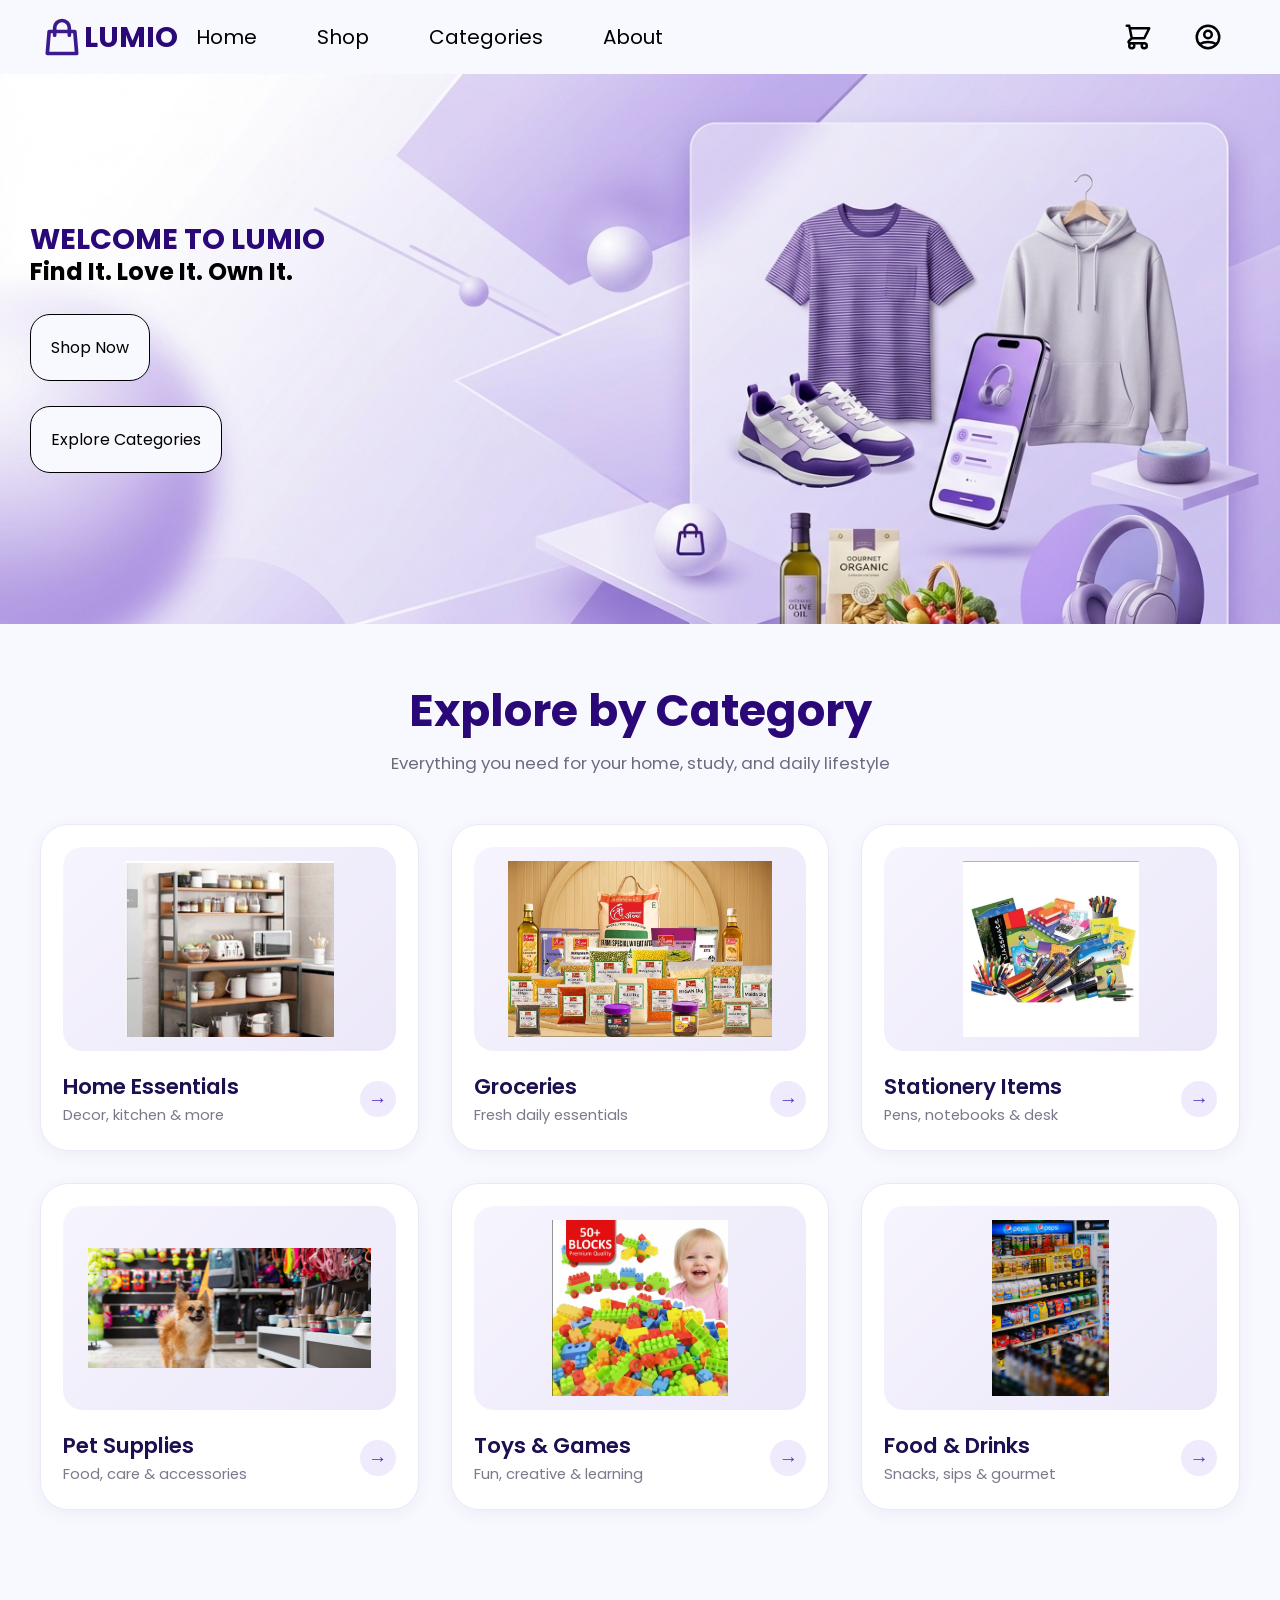
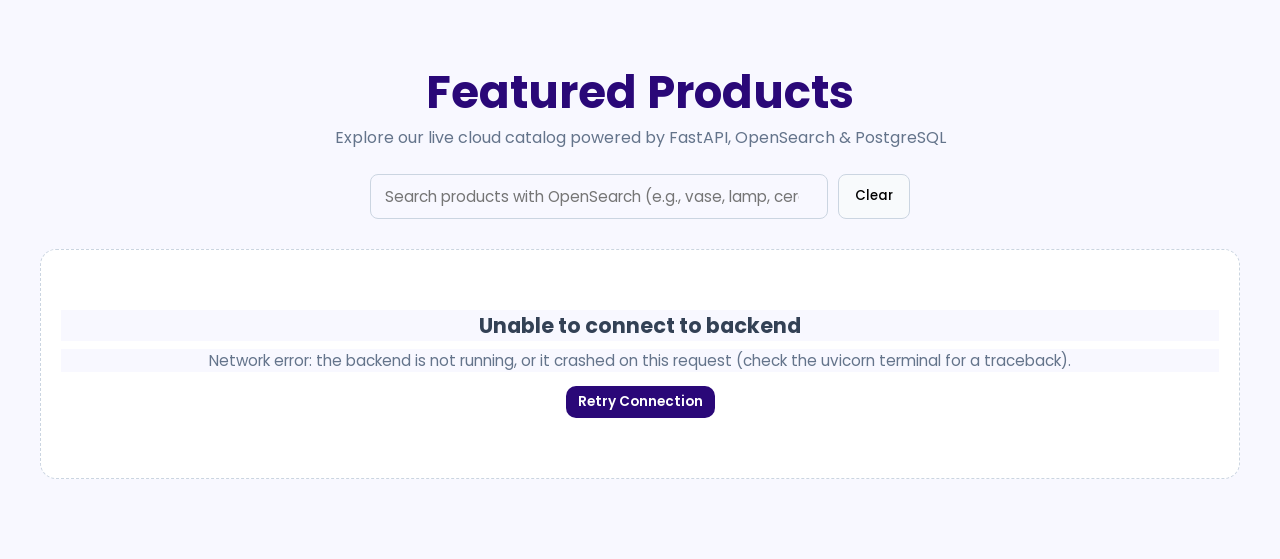
<file: index.html>
<!DOCTYPE html>
<html lang="en">

<head>
  <meta charset="UTF-8">
  <meta name="viewport" content="width=device-width, initial-scale=1.0">
  <title>LUMIO</title>
  <link rel="stylesheet" href="./styles.css">
  <link rel="stylesheet" href="./assets/css/lumio-integration.css">
  <link rel="preconnect" href="https://fonts.googleapis.com">
  <link rel="preconnect" href="https://fonts.gstatic.com" crossorigin>
  <link
    href="https://fonts.googleapis.com/css2?family=Poppins:ital,wght@0,100;0,200;0,300;0,400;0,500;0,600;0,700;0,800;0,900;1,100;1,200;1,300;1,400;1,500;1,600;1,700;1,800;1,900&display=swap"
    rel="stylesheet">
</head>

<body>
  <div class="header">
    <svg xmlns="http://www.w3.org/2000/svg" width="44" height="44" viewBox="0 0 24 24" fill="none" stroke="#3C1A8D"
      stroke-width="2" stroke-linecap="round" stroke-linejoin="round">
      <path d="M16 11V7a4 4 0 0 0-8 0v4M5 9h14l1 12H4L5 9z" />
    </svg><span>
      <a href="./index.html">
        <h1>LUMIO</h1>
      </a>
    </span>

    <ul class="links">
      <li class="links"><a href="./index.html">Home</a></li>
      <li class="links"><a href="#featured-products">Shop</a></li>
      <li class="links"><a href="./public/categories.html">Categories</a></li>
      <li class="links"><a href="./public/about.html">About</a></li>

      <div class="icons">
        <li>
          <a href="./public/cart.html"><svg xmlns="http://www.w3.org/2000/svg" width="30" height="30"
              viewBox="0 0 24 24" fill="none" stroke="currentColor" stroke-width="2" stroke-linecap="round"
              stroke-linejoin="round">
              <path
                d="M3 3h2l.4 2M7 13h10l4-8H5.4M7 13L5.4 5M7 13l-2.293 2.293c-.63.63-.184 1.707.707 1.707H17m0 0a2 2 0 100 4 2 2 0 000-4zm-8 2a2 2 0 11-4 0 2 2 0 014 0z" />
            </svg></a>
        </li>
        <li>
          <svg xmlns="http://www.w3.org/2000/svg" width="30" height="30" viewBox="0 0 24 24" fill="none"
            stroke="currentColor" stroke-width="2" stroke-linecap="round" stroke-linejoin="round">
            <path
              d="M5.121 17.804A13.937 13.937 0 0112 16c2.5 0 4.847.655 6.879 1.804M15 10a3 3 0 11-6 0 3 3 0 016 0zm6 2a9 9 0 11-18 0 9 9 0 0118 0z" />
          </svg>
        </li>
      </div>

    </ul>
  </div>

  <section class="banner">
    <h1>WELCOME TO LUMIO</h1>
    <h2>Find It. Love It. Own It.</h2>
    <br>
    <a id="shop-now" href="#featured-products">Shop Now</a>
    <br>
    <a id="categories" href="./public/categories.html">Explore Categories</a>

  </section>

  <section class="category-section">
    <h2 class="category-heading">Explore by Category</h2>
    <p class="category-subheading">Everything you need for your home, study, and daily lifestyle</p>

    <div class="category-grid">
      <a class="category-card" href="./public/home.html">
        <div class="category-img">
          <img src="./assets/images/home.png" alt="Home Essentials">
        </div>
        <div class="category-info">
          <div class="category-text">
            <h3>Home Essentials</h3>
            <p>Decor, kitchen &amp; more</p>
          </div>
          <span class="category-arrow">→</span>
        </div>
      </a>

      <a class="category-card" href="./public/groceries.html">
        <div class="category-img">
          <img src="./assets/images/groceries.jpg" alt="Groceries">
        </div>
        <div class="category-info">
          <div class="category-text">
            <h3>Groceries</h3>
            <p>Fresh daily essentials</p>
          </div>
          <span class="category-arrow">→</span>
        </div>
      </a>

      <a class="category-card" href="./public/stationery.html">
        <div class="category-img">
          <img src="./assets/images/stationery.png" alt="Stationery Items">
        </div>
        <div class="category-info">
          <div class="category-text">
            <h3>Stationery Items</h3>
            <p>Pens, notebooks &amp; desk</p>
          </div>
          <span class="category-arrow">→</span>
        </div>
      </a>

      <a class="category-card" href="./public/pet.html">
        <div class="category-img">
          <img src="./assets/images/pets.png" alt="Pet Supplies">
        </div>
        <div class="category-info">
          <div class="category-text">
            <h3>Pet Supplies</h3>
            <p>Food, care &amp; accessories</p>
          </div>
          <span class="category-arrow">→</span>
        </div>
      </a>

      <a class="category-card" href="./public/toys.html">
        <div class="category-img">
          <img src="./assets/images/toys.png" alt="Toys and Games">
        </div>
        <div class="category-info">
          <div class="category-text">
            <h3>Toys &amp; Games</h3>
            <p>Fun, creative &amp; learning</p>
          </div>
          <span class="category-arrow">→</span>
        </div>
      </a>

      <a class="category-card" href="./public/food_drinks.html">
        <div class="category-img">
          <img src="./assets/images/food_drinks.jpg" alt="Food and Drinks">
        </div>
        <div class="category-info">
          <div class="category-text">
            <h3>Food &amp; Drinks</h3>
            <p>Snacks, sips &amp; gourmet</p>
          </div>
          <span class="category-arrow">→</span>
        </div>
      </a>
    </div>
  </section>

  <!-- Featured Products from Backend (PostgreSQL) -->
  <section class="main-content" id="featured-products" style="margin-top: 30px; margin-bottom: 80px; padding: 0 40px;">
    <h1>Featured Products</h1>
    <p style="text-align: center; color: #64748b; font-size: 1rem; margin-top: -10px; margin-bottom: 24px;">
      Explore our live cloud catalog powered by FastAPI, OpenSearch & PostgreSQL
    </p>

    <!-- OpenSearch / Catalog Search Bar -->
    <div id="lumio-search-bar"
      style="display: flex; justify-content: center; gap: 10px; max-width: 540px; margin: 0 auto 30px;">
      <input type="search" id="product-search-input"
        placeholder="Search products with OpenSearch (e.g., vase, lamp, ceramic)..." aria-label="Search products"
        style="flex: 1; padding: 10px 14px; border: 1px solid #cbd5e1; border-radius: 8px; font-family: inherit; font-size: 0.95rem;" />
      <button type="button" id="clear-search-btn"
        style="padding: 10px 16px; border: 1px solid #cbd5e1; border-radius: 8px; background: #f8fafc; cursor: pointer; font-family: inherit; font-weight: 500;">
        Clear
      </button>
    </div>

    <div class="catalog-grid" id="catalog-grid" data-category="All">
      <div class="lumio-loading-spinner">
        <div class="lumio-spinner-circle"></div>
        <span>Loading products from database...</span>
      </div>
    </div>
  </section>

  <!-- Nearest Offline Retailer Fallback Modal -->
  <div id="lumio-nearest-retailers-modal"
    style="display:none; position:fixed; inset:0; background:rgba(15,23,42,0.55); z-index:9999; align-items:center; justify-content:center; padding:16px;">
    <div
      style="background:#fff; color:#0f172a; max-width:520px; width:100%; border-radius:12px; padding:20px; box-shadow:0 20px 40px rgba(0,0,0,0.2);">
      <div style="display:flex; justify-content:space-between; align-items:center; gap:12px;">
        <h3 id="lumio-nr-title" style="margin:0; font-size:1.1rem;">Nearby Offline Stores</h3>
        <button type="button" id="lumio-nr-close"
          style="border:none; background:#f1f5f9; border-radius:6px; padding:6px 10px; cursor:pointer; font-weight:600;">✕</button>
      </div>
      <p id="lumio-nr-status" style="margin:10px 0; font-size:0.9rem; color:#475569;"></p>
      <div id="lumio-nr-list" style="display:flex; flex-direction:column; gap:10px; max-height:320px; overflow-y:auto;">
      </div>
      <div style="margin-top:14px; display:flex; justify-content:flex-end; gap:8px;">
        <button type="button" id="lumio-nr-retry-loc"
          style="padding:8px 12px; border:1px solid #cbd5e1; border-radius:8px; background:#fff; cursor:pointer;">Use My
          Location</button>
      </div>
    </div>
  </div>

  <!-- Full-Stack Backend Integration Scripts -->
  <script src="./assets/js/api.js"></script>
  <script src="./assets/js/lumio-ui.js"></script>
  <script src="./assets/js/catalog.js"></script>
</body>

</html>
</file>
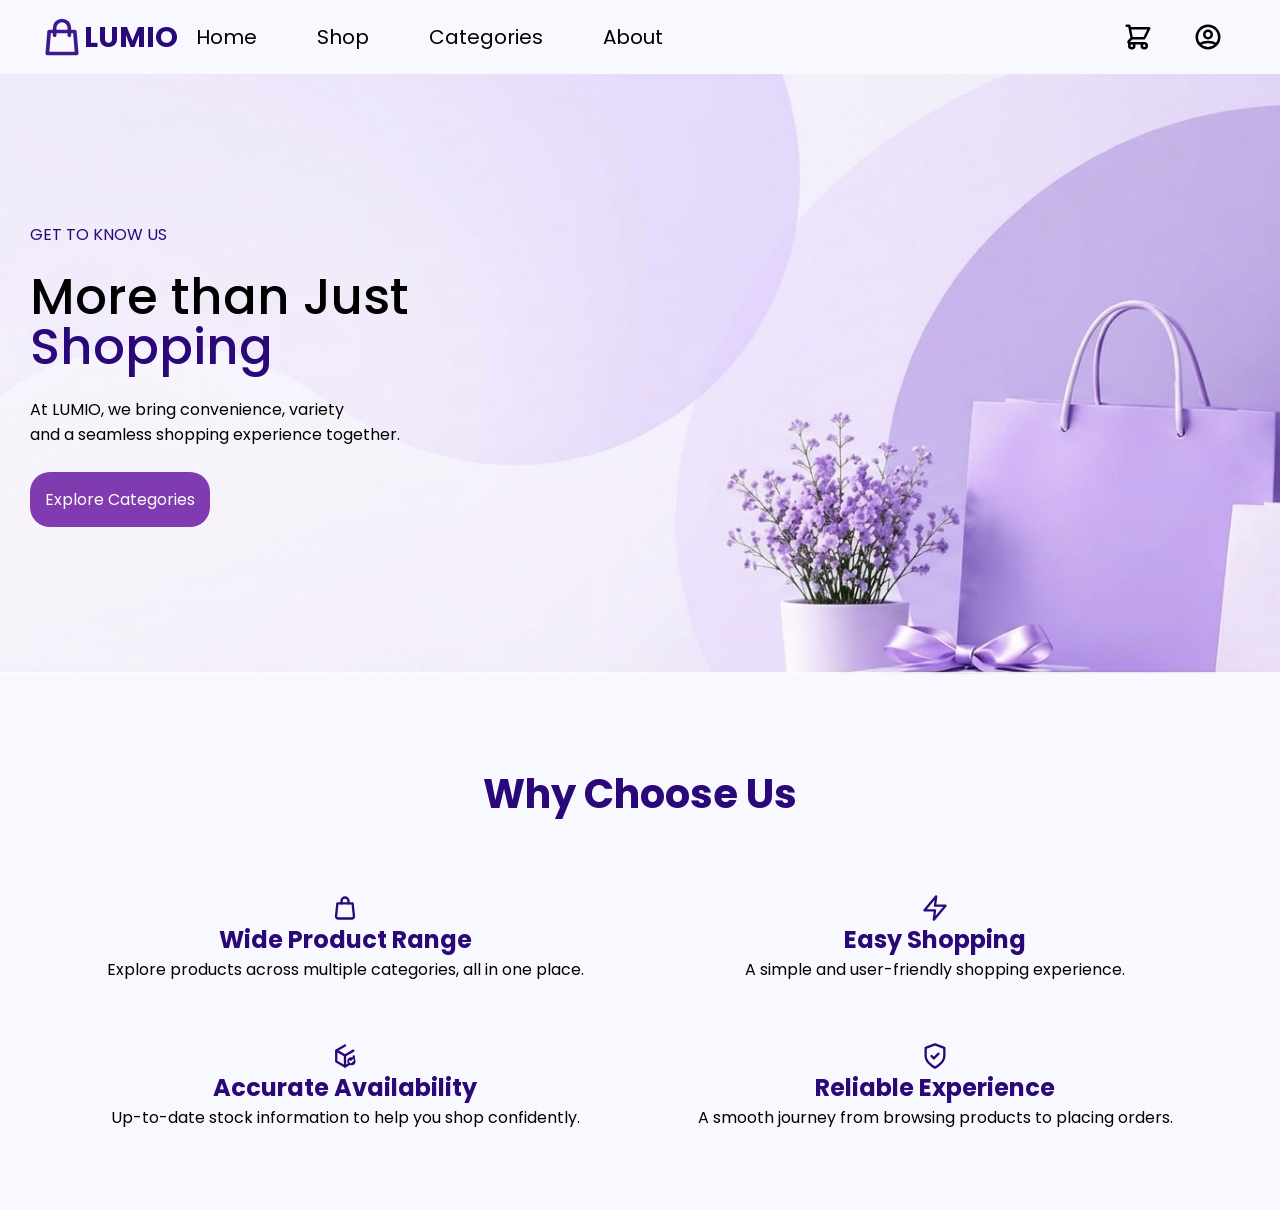
<file: public/about.html>
<!DOCTYPE html>
<html lang="en">

<head>
    <meta charset="UTF-8">
    <meta name="viewport" content="width=device-width, initial-scale=1.0">
    <title>LUMIO - About Us</title>
    <link rel="stylesheet" href="./about.css">
    <link rel="stylesheet" href="../assets/css/lumio-integration.css">
    <link rel="preconnect" href="https://fonts.googleapis.com">
    <link rel="preconnect" href="https://fonts.gstatic.com" crossorigin>
    <link
        href="https://fonts.googleapis.com/css2?family=Poppins:ital,wght@0,100;0,200;0,300;0,400;0,500;0,600;0,700;0,800;0,900;1,100;1,200;1,300;1,400;1,500;1,600;1,700;1,800;1,900&display=swap"
        rel="stylesheet">
</head>

<body>
    <div class="header">
            <svg xmlns="http://www.w3.org/2000/svg" width="44" height="44" viewBox="0 0 24 24" fill="none"
                stroke="#3C1A8D" stroke-width="2" stroke-linecap="round" stroke-linejoin="round">
                <path d="M16 11V7a4 4 0 0 0-8 0v4M5 9h14l1 12H4L5 9z" />
            </svg><span>
                <a href="../index.html"><h1>LUMIO</h1></a>
            </span>
        <ul class="links">
            <li class="links"><a href="../index.html">Home</a></li>
            <li class="links"><a href="./home.html">Shop</a></li>
            <li class="links"><a href="./categories.html">Categories</a></li>
            <li class="links"><a href="./about.html">About</a></li>

            <div class="icons">
                <li>
                    <a href="./cart.html"><svg xmlns="http://www.w3.org/2000/svg" width="30" height="30"
                            viewBox="0 0 24 24" fill="none" stroke="currentColor" stroke-width="2"
                            stroke-linecap="round" stroke-linejoin="round">
                            <path
                                d="M3 3h2l.4 2M7 13h10l4-8H5.4M7 13L5.4 5M7 13l-2.293 2.293c-.63.63-.184 1.707.707 1.707H17m0 0a2 2 0 100 4 2 2 0 000-4zm-8 2a2 2 0 11-4 0 2 2 0 014 0z" />
                        </svg></a>
                </li>
                <li>
                    <svg xmlns="http://www.w3.org/2000/svg" width="30" height="30" viewBox="0 0 24 24" fill="none"
                        stroke="currentColor" stroke-width="2" stroke-linecap="round" stroke-linejoin="round">
                        <path
                            d="M5.121 17.804A13.937 13.937 0 0112 16c2.5 0 4.847.655 6.879 1.804M15 10a3 3 0 11-6 0 3 3 0 016 0zm6 2a9 9 0 11-18 0 9 9 0 0118 0z" />
                    </svg>
                </li>
            </div>

        </ul>
    </div>

    <section class="banner">
        <p class="title">GET TO KNOW US</p><br>
        <h1>More than Just <br> <span>Shopping</span> </h1><br>
        <p class="desc">At LUMIO, we bring convenience, variety <br> and a seamless shopping experience together.</p>
        <br>
        <a href="../public/categories.html">Explore Categories</a>

    </section>

    <section class="main-content">
        <h1>Why Choose Us</h1>
        <div class="features">
            <div class="feature wide-range">
                <svg class="feature-icons" xmlns="http://www.w3.org/2000/svg" width="28" height="28" viewBox="0 0 24 24"
                    fill="none" stroke="currentColor" stroke-width="2" stroke-linecap="round" stroke-linejoin="round">
                    <path d="M9 8V6a3 3 0 0 1 6 0v2" />
                    <path d="M5.5 8h13l1.2 11.2A2 2 0 0 1 17.7 21H6.3a2 2 0 0 1-2-1.8L5.5 8Z" />
                </svg>
                <h2>Wide Product Range</h2>
                <p>
                    Explore products across multiple categories, all in one place.
                </p>
            </div>
            <div class="feature easy">
                <svg class="feature-icons" xmlns="http://www.w3.org/2000/svg" width="28" height="28" viewBox="0 0 24 24"
                    fill="none" stroke="currentColor" stroke-width="2" stroke-linecap="round" stroke-linejoin="round">
                    <polygon points="13 2 3 14 12 14 11 22 21 10 12 10 13 2" />
                </svg>
                <h2>Easy Shopping</h2>
                <p>
                    A simple and user-friendly shopping experience.
                </p>
            </div>
            <div class="feature accurate">
                <svg class="feature-icons" xmlns="http://www.w3.org/2000/svg" width="28" height="28" viewBox="0 0 24 24"
                    fill="none" stroke="currentColor" stroke-width="2" stroke-linecap="round" stroke-linejoin="round">
                    <path d="M12 3 4.5 7.2v9.6L12 21l7.5-4.2v-4.5" />
                    <path d="m4.8 7.4 7.2 4.1 7.2-4.1" />
                    <path d="M12 11.5V21" />
                    <!-- Checkmark badge -->
                    <circle cx="17.5" cy="16.5" r="3.5" fill="currentColor" stroke="none" />
                    <path d="m16 16.5 1 1 2-2" stroke="#ffffff" stroke-width="1.5" stroke-linecap="round"
                        stroke-linejoin="round" />
                </svg>
                <h2>Accurate Availability</h2>
                <p>
                    Up-to-date stock information to help you shop confidently.
                </p>
            </div>
            <div class="feature experience">
                <svg class="feature-icons" xmlns="http://www.w3.org/2000/svg" width="28" height="28" viewBox="0 0 24 24"
                    fill="none" stroke="currentColor" stroke-width="2" stroke-linecap="round" stroke-linejoin="round">
                    <path d="M12 22s8-4 8-10V5l-8-3-8 3v7c0 6 8 10 8 10" />
                    <path d="m9 12 2 2 4-4" />
                </svg>
                <h2>Reliable Experience</h2>
                <p>
                    A smooth journey from browsing products to placing orders.
                </p>
            </div>
        </div>
    </section>

    <!-- Full-Stack Backend Integration Scripts -->
    <script src="../assets/js/api.js"></script>
    <script src="../assets/js/lumio-ui.js"></script>
</body>

</html>
</file>
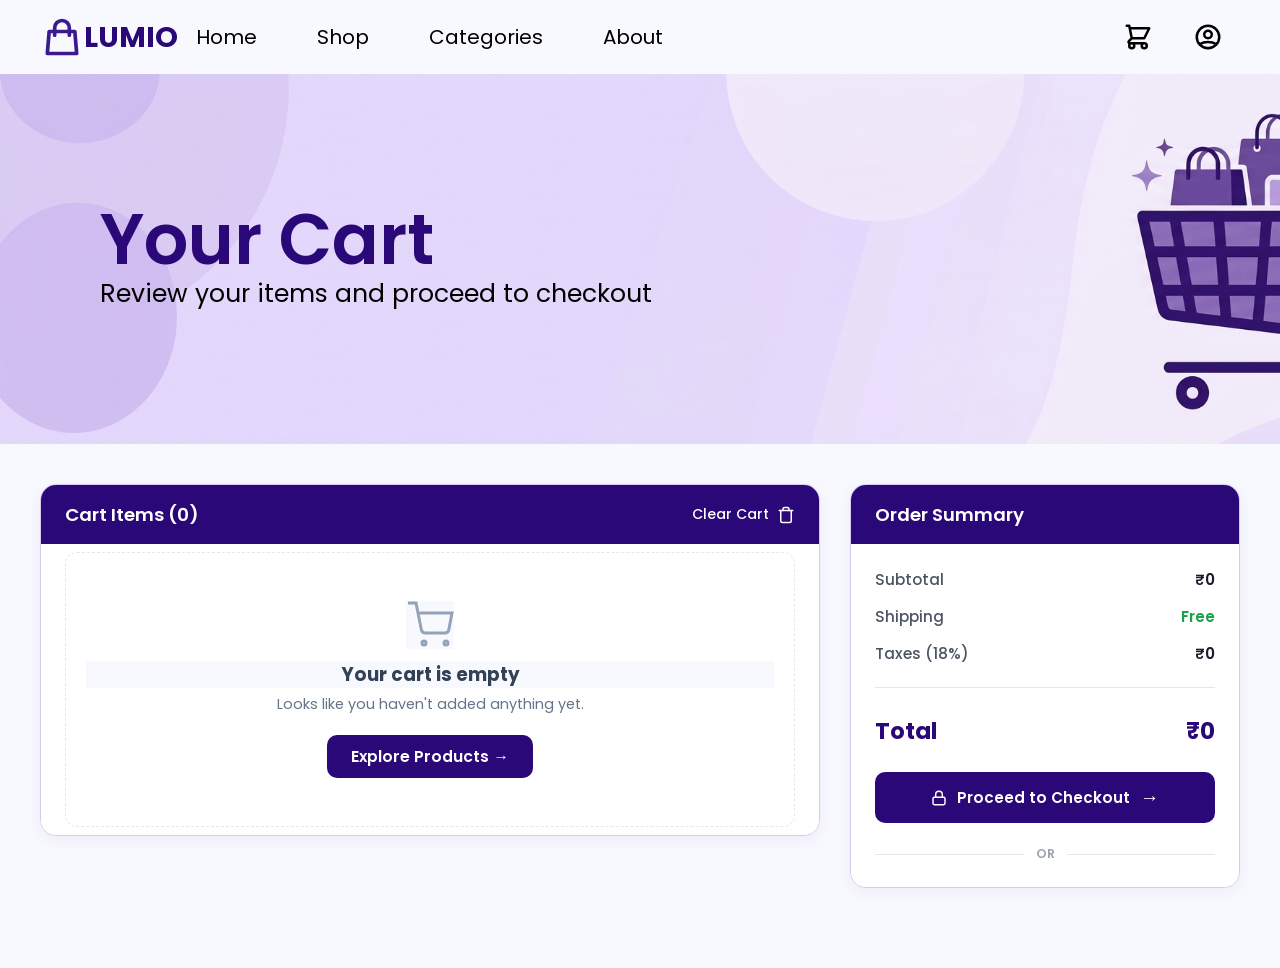
<file: public/cart.html>
<!DOCTYPE html>
<html lang="en">

<head>
    <meta charset="UTF-8">
    <meta name="viewport" content="width=device-width, initial-scale=1.0">
    <title>LUMIO - Cart</title>
    <link rel="stylesheet" href="./cart.css">
    <link rel="stylesheet" href="../assets/css/lumio-integration.css">
    <link rel="preconnect" href="https://fonts.googleapis.com">
    <link rel="preconnect" href="https://fonts.gstatic.com" crossorigin>
    <link
        href="https://fonts.googleapis.com/css2?family=Poppins:ital,wght@0,100;0,200;0,300;0,400;0,500;0,600;0,700;0,800;0,900;1,100;1,200;1,300;1,400;1,500;1,600;1,700;1,800;1,900&display=swap"
        rel="stylesheet">
</head>

<body>
    <div class="header">
        <svg xmlns="http://www.w3.org/2000/svg" width="44" height="44" viewBox="0 0 24 24" fill="none" stroke="#3C1A8D"
            stroke-width="2" stroke-linecap="round" stroke-linejoin="round">
            <path d="M16 11V7a4 4 0 0 0-8 0v4M5 9h14l1 12H4L5 9z" />
        </svg><span>
            <a href="../index.html">
                <h1>LUMIO</h1>
            </a>
        </span>

        <ul class="links">
            <li class="links"><a href="../index.html">Home</a></li>
            <li class="links"><a href="#">Shop</a></li>
            <li class="links"><a href="./categories.html">Categories</a></li>
            <li class="links"><a href="./about.html">About</a></li>

            <div class="icons">
                <li>
                    <a href="./cart.html"><svg xmlns="http://www.w3.org/2000/svg" width="30" height="30"
                            viewBox="0 0 24 24" fill="none" stroke="currentColor" stroke-width="2"
                            stroke-linecap="round" stroke-linejoin="round">
                            <path
                                d="M3 3h2l.4 2M7 13h10l4-8H5.4M7 13L5.4 5M7 13l-2.293 2.293c-.63.63-.184 1.707.707 1.707H17m0 0a2 2 0 100 4 2 2 0 000-4zm-8 2a2 2 0 11-4 0 2 2 0 014 0z" />
                        </svg></a>
                </li>
                <li>
                    <svg xmlns="http://www.w3.org/2000/svg" width="30" height="30" viewBox="0 0 24 24" fill="none"
                        stroke="currentColor" stroke-width="2" stroke-linecap="round" stroke-linejoin="round">
                        <path
                            d="M5.121 17.804A13.937 13.937 0 0112 16c2.5 0 4.847.655 6.879 1.804M15 10a3 3 0 11-6 0 3 3 0 016 0zm6 2a9 9 0 11-18 0 9 9 0 0118 0z" />
                    </svg>
                </li>
            </div>

        </ul>
    </div>

    <section class="banner">
        <h1>Your Cart</h1>
        <p>Review your items and proceed to checkout</p>
    </section>


    <!-- CART MAIN CONTENT SECTION -->
    <main class="cart-container">
        <div class="cart-layout">

            <!-- LEFT COLUMN: CART ITEMS -->
            <section class="cart-card">
                <!-- Card Header -->
                <div class="card-header">
                    <h2>Cart Items (<span id="cart-count">0</span>)</h2>
                    <button class="clear-cart-btn" onclick="clearCart()">
                        <span>Clear Cart</span>
                        <svg xmlns="http://www.w3.org/2000/svg" width="18" height="18" viewBox="0 0 24 24" fill="none"
                            stroke="currentColor" stroke-width="2" stroke-linecap="round" stroke-linejoin="round">
                            <polyline points="3 6 5 6 21 6"></polyline>
                            <path d="M19 6v14a2 2 0 0 1-2 2H7a2 2 0 0 1-2-2V6m3 0V4a2 2 0 0 1 2-2h4a2 2 0 0 1 2 2v2">
                            </path>
                        </svg>
                    </button>
                </div>

                <!-- Card Body / List of Items (Rendered dynamically from LumioCart) -->
                <div class="cart-items-list" id="cart-items-list">
                    <div class="lumio-loading-spinner">
                        <div class="lumio-spinner-circle"></div>
                        <span>Loading your cart...</span>
                    </div>
                </div>
            </section>

            <!-- RIGHT COLUMN: ORDER SUMMARY -->
            <aside class="summary-card">
                <!-- Header -->
                <div class="card-header">
                    <h2>Order Summary</h2>
                </div>

                <!-- Body -->
                <div class="summary-body">
                    <div class="summary-row">
                        <span class="label">Subtotal</span>
                        <span class="value" id="summary-subtotal">₹0</span>
                    </div>
                    <div class="summary-row">
                        <span class="label">Shipping</span>
                        <span class="value text-green">Free</span>
                    </div>
                    <div class="summary-row">
                        <span class="label">Taxes (18%)</span>
                        <span class="value" id="summary-tax">₹0</span>
                    </div>

                    <hr class="summary-divider">

                    <div class="summary-row total-row">
                        <span class="total-label">Total</span>
                        <span class="total-value" id="summary-total">₹0</span>
                    </div>

                    <!-- Checkout Button -->
                    <button class="checkout-btn">
                        <svg xmlns="http://www.w3.org/2000/svg" width="16" height="16" viewBox="0 0 24 24" fill="none"
                            stroke="currentColor" stroke-width="2.2" stroke-linecap="round" stroke-linejoin="round">
                            <rect x="3" y="11" width="18" height="11" rx="2" ry="2"></rect>
                            <path d="M7 11V7a5 5 0 0 1 10 0v4"></path>
                        </svg>
                        <span>Proceed to Checkout</span>
                        <span class="arrow">&rarr;</span>
                    </button>

                    <!-- OR divider -->
                    <div class="or-separator">
                        <span>OR</span>
                    </div>
                </div>
            </aside>

        </div>
    </main>

    <!-- Full-Stack Backend Integration Scripts -->
    <script src="../assets/js/api.js"></script>
    <script src="../assets/js/lumio-ui.js"></script>
    <script src="../assets/js/cart-page.js"></script>
</body>

</html>
</file>
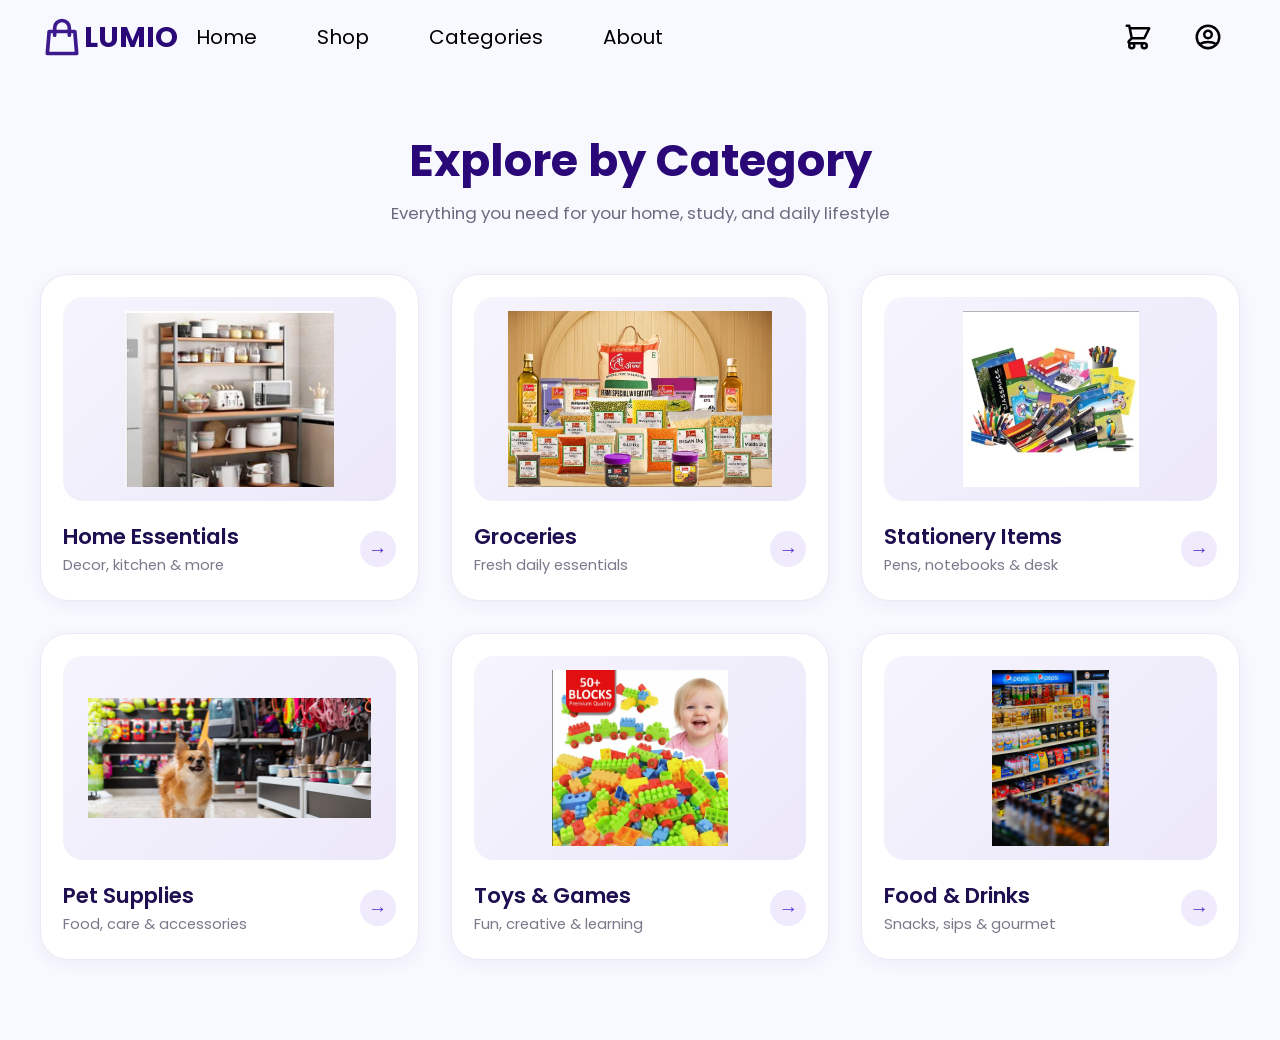
<file: public/categories.html>
<!DOCTYPE html>
<html lang="en">

<head>
  <meta charset="UTF-8">
  <meta name="viewport" content="width=device-width, initial-scale=1.0">
  <title>LUMIO - Categories</title>
  <link rel="stylesheet" href="./categories.css">
  <link rel="stylesheet" href="../styles.css">
  <link rel="stylesheet" href="../assets/css/lumio-integration.css">
  <link rel="preconnect" href="https://fonts.googleapis.com">
  <link rel="preconnect" href="https://fonts.gstatic.com" crossorigin>
  <link
    href="https://fonts.googleapis.com/css2?family=Poppins:ital,wght@0,100;0,200;0,300;0,400;0,500;0,600;0,700;0,800;0,900;1,100;1,200;1,300;1,400;1,500;1,600;1,700;1,800;1,900&display=swap"
    rel="stylesheet">
</head>

<body>
  <div class="header">
      <svg xmlns="http://www.w3.org/2000/svg" width="44" height="44" viewBox="0 0 24 24" fill="none" stroke="#3C1A8D"
        stroke-width="2" stroke-linecap="round" stroke-linejoin="round">
        <path d="M16 11V7a4 4 0 0 0-8 0v4M5 9h14l1 12H4L5 9z" />
      </svg><span>
        <a href="../index.html"><h1>LUMIO</h1></a>
      </span>
    <ul class="links">
      <li class="links"><a href="../index.html">Home</a></li>
      <li class="links"><a href="./home.html">Shop</a></li>
      <li class="links"><a href="./categories.html">Categories</a></li>
      <li class="links"><a href="./about.html">About</a></li>

      <div class="icons">
        <li>
          <a href="./cart.html"><svg xmlns="http://www.w3.org/2000/svg" width="30" height="30"
              viewBox="0 0 24 24" fill="none" stroke="currentColor" stroke-width="2" stroke-linecap="round"
              stroke-linejoin="round">
              <path
                d="M3 3h2l.4 2M7 13h10l4-8H5.4M7 13L5.4 5M7 13l-2.293 2.293c-.63.63-.184 1.707.707 1.707H17m0 0a2 2 0 100 4 2 2 0 000-4zm-8 2a2 2 0 11-4 0 2 2 0 014 0z" />
            </svg></a>
        </li>
        <li>
          <svg xmlns="http://www.w3.org/2000/svg" width="30" height="30" viewBox="0 0 24 24" fill="none"
            stroke="currentColor" stroke-width="2" stroke-linecap="round" stroke-linejoin="round">
            <path
              d="M5.121 17.804A13.937 13.937 0 0112 16c2.5 0 4.847.655 6.879 1.804M15 10a3 3 0 11-6 0 3 3 0 016 0zm6 2a9 9 0 11-18 0 9 9 0 0118 0z" />
          </svg>
        </li>
      </div>

    </ul>
  </div>

  <section class="category-section">
    <h2 class="category-heading">Explore by Category</h2>
    <p class="category-subheading">Everything you need for your home, study, and daily lifestyle</p>

    <div class="category-grid">
      <a class="category-card" href="./home.html">
        <div class="category-img">
          <img src="../assets/images/home.png" alt="Home Essentials">
        </div>
        <div class="category-info">
          <div class="category-text">
            <h3>Home Essentials</h3>
            <p>Decor, kitchen &amp; more</p>
          </div>
          <span class="category-arrow">→</span>
        </div>
      </a>

      <a class="category-card" href="./groceries.html">
        <div class="category-img">
          <img src="../assets/images/groceries.jpg" alt="Groceries">
        </div>
        <div class="category-info">
          <div class="category-text">
            <h3>Groceries</h3>
            <p>Fresh daily essentials</p>
          </div>
          <span class="category-arrow">→</span>
        </div>
      </a>

      <a class="category-card" href="./stationery.html">
        <div class="category-img">
          <img src="../assets/images/stationery.png" alt="Stationery Items">
        </div>
        <div class="category-info">
          <div class="category-text">
            <h3>Stationery Items</h3>
            <p>Pens, notebooks &amp; desk</p>
          </div>
          <span class="category-arrow">→</span>
        </div>
      </a>

      <a class="category-card" href="./pet.html">
        <div class="category-img">
          <img src="../assets/images/pets.png" alt="Pet Supplies">
        </div>
        <div class="category-info">
          <div class="category-text">
            <h3>Pet Supplies</h3>
            <p>Food, care &amp; accessories</p>
          </div>
          <span class="category-arrow">→</span>
        </div>
      </a>

      <a class="category-card" href="./toys.html">
        <div class="category-img">
          <img src="../assets/images/toys.png" alt="Toys and Games">
        </div>
        <div class="category-info">
          <div class="category-text">
            <h3>Toys &amp; Games</h3>
            <p>Fun, creative &amp; learning</p>
          </div>
          <span class="category-arrow">→</span>
        </div>
      </a>

      <a class="category-card" href="./food_drinks.html">
        <div class="category-img">
          <img src="../assets/images/food_drinks.jpg" alt="Food and Drinks">
        </div>
        <div class="category-info">
          <div class="category-text">
            <h3>Food &amp; Drinks</h3>
            <p>Snacks, sips &amp; gourmet</p>
          </div>
          <span class="category-arrow">→</span>
        </div>
      </a>
    </div>
  </section>

  <!-- Full-Stack Backend Integration Scripts -->
  <script src="../assets/js/api.js"></script>
  <script src="../assets/js/lumio-ui.js"></script>
  <script src="../assets/js/catalog.js"></script>
</body>

</html>
</file>
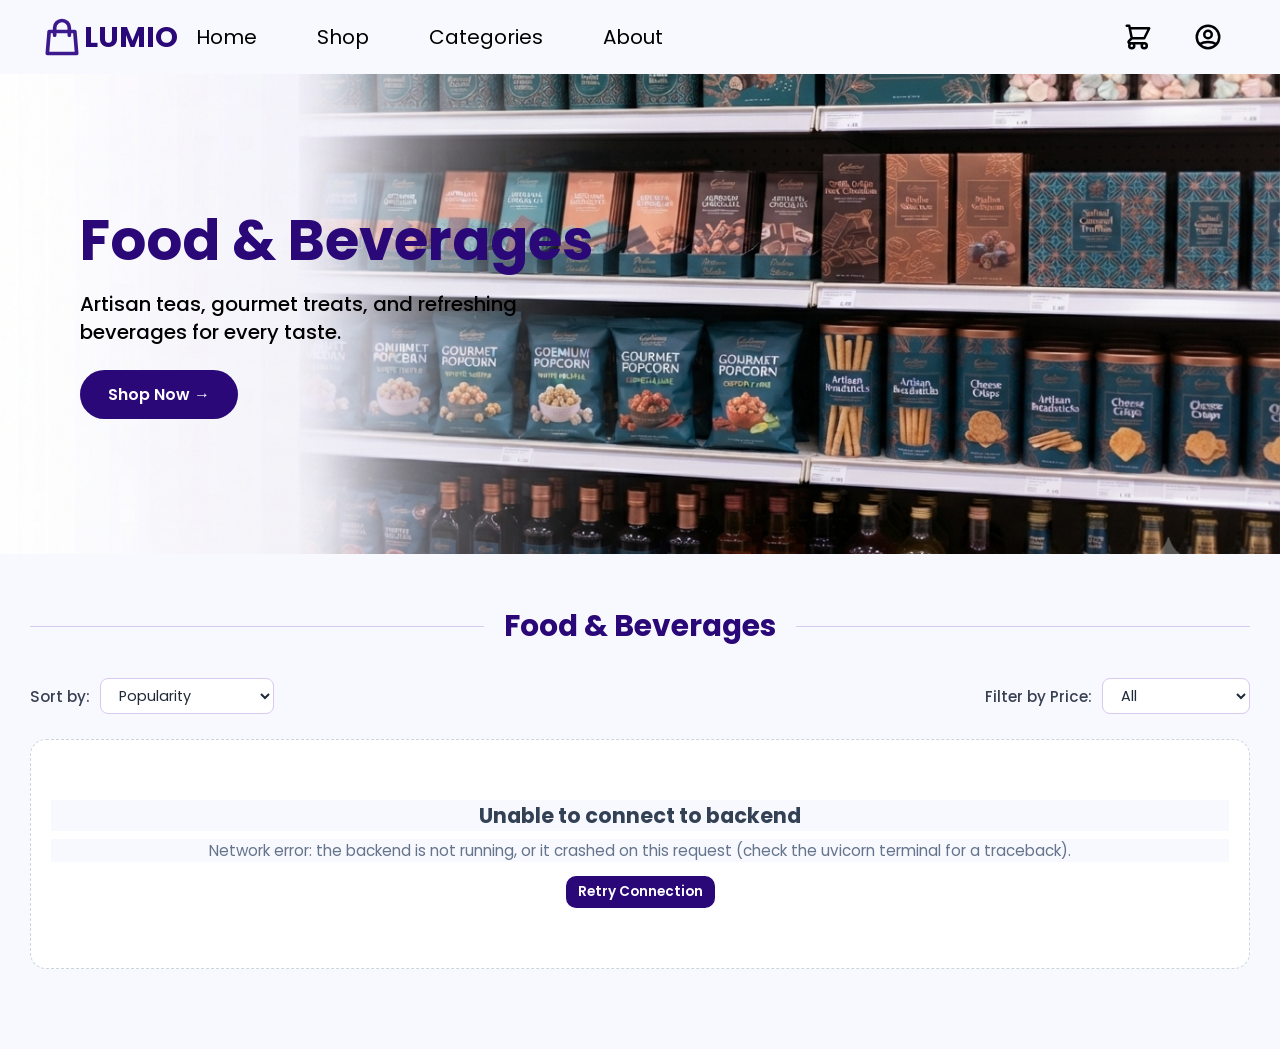
<file: public/food_drinks.html>
<!DOCTYPE html>
<html lang="en">

<head>
    <meta charset="UTF-8">
    <meta name="viewport" content="width=device-width, initial-scale=1.0">
    <title>LUMIO - Food and Drinks</title>
    <link rel="stylesheet" href="../public/home.css">
    <link rel="stylesheet" href="../assets/css/lumio-integration.css">
    <link rel="preconnect" href="https://fonts.googleapis.com">
    <link rel="preconnect" href="https://fonts.gstatic.com" crossorigin>
    <link
        href="https://fonts.googleapis.com/css2?family=Poppins:ital,wght@0,100;0,200;0,300;0,400;0,500;0,600;0,700;0,800;0,900;1,100;1,200;1,300;1,400;1,500;1,600;1,700;1,800;1,900&display=swap"
        rel="stylesheet">
</head>

<body>
    <div class="header">
        <svg xmlns="http://www.w3.org/2000/svg" width="44" height="44" viewBox="0 0 24 24" fill="none" stroke="#3C1A8D"
            stroke-width="2" stroke-linecap="round" stroke-linejoin="round">
            <path d="M16 11V7a4 4 0 0 0-8 0v4M5 9h14l1 12H4L5 9z" />
        </svg><span>
            <a href="../index.html">
                <h1>LUMIO</h1>
            </a>
        </span>

        <ul class="links">
            <li class="links"><a href="../index.html">Home</a></li>
            <li class="links"><a href="./home.html">Shop</a></li>
            <li class="links"><a href="./categories.html">Categories</a></li>
            <li class="links"><a href="./about.html">About</a></li>

            <div class="icons">
                <li>
                    <a href="./cart.html"><svg xmlns="http://www.w3.org/2000/svg" width="30" height="30"
                            viewBox="0 0 24 24" fill="none" stroke="currentColor" stroke-width="2"
                            stroke-linecap="round" stroke-linejoin="round">
                            <path
                                d="M3 3h2l.4 2M7 13h10l4-8H5.4M7 13L5.4 5M7 13l-2.293 2.293c-.63.63-.184 1.707.707 1.707H17m0 0a2 2 0 100 4 2 2 0 000-4zm-8 2a2 2 0 11-4 0 2 2 0 014 0z" />
                        </svg></a>
                </li>
                <li>
                    <svg xmlns="http://www.w3.org/2000/svg" width="30" height="30" viewBox="0 0 24 24" fill="none"
                        stroke="currentColor" stroke-width="2" stroke-linecap="round" stroke-linejoin="round">
                        <path
                            d="M5.121 17.804A13.937 13.937 0 0112 16c2.5 0 4.847.655 6.879 1.804M15 10a3 3 0 11-6 0 3 3 0 016 0zm6 2a9 9 0 11-18 0 9 9 0 0118 0z" />
                    </svg>
                </li>
            </div>

        </ul>
    </div>

    <!-- HERO BANNER -->
    <section class="banner-section" style="background-image: url('../assets/images/food_drinks_banner.png');">
        <div class="banner-inner">
            <h1>Food & Beverages</h1>
            <p>Artisan teas, gourmet treats, and refreshing beverages for every taste.</p>
            <a href="#products-section" class="banner-cta">Shop Now &rarr;</a>
        </div>
    </section>

    <!-- MAIN CONTENT -->
    <main class="content-wrapper" id="products-section">

        <!-- Section Title -->
        <div class="title-divider">
            <div class="line"></div>
            <h2 id="category-display-title">Food & Beverages</h2>
            <div class="line"></div>
        </div>

        <!-- Filter & Sort Controls -->
        <div class="filter-bar">
            <div class="filter-item">
                <label for="sort-select">Sort by:</label>
                <select id="sort-select">
                    <option>Popularity</option>
                    <option>Price: Low to High</option>
                    <option>Price: High to Low</option>
                    <option>Rating</option>
                </select>
            </div>
            <div class="filter-item">
                <label for="price-select">Filter by Price:</label>
                <select id="price-select">
                    <option>All</option>
                    <option>Under ₹500</option>
                    <option>₹500 - ₹1,000</option>
                    <option>Above ₹1,000</option>
                </select>
            </div>
        </div>

        <!-- Product Cards Grid (Populated dynamically from FastAPI backend) -->
        <div class="catalog-grid" id="catalog-grid" data-category="Food and Drinks">
            <div class="lumio-loading-spinner">
                <div class="lumio-spinner-circle"></div>
                <span>Loading products from database...</span>
            </div>
        </div>

    </main>

    <!-- Full-Stack Backend Integration Scripts -->
    <script src="../assets/js/api.js"></script>
    <script src="../assets/js/lumio-ui.js"></script>
    <script src="../assets/js/catalog.js"></script>
</body>

</html>
</file>
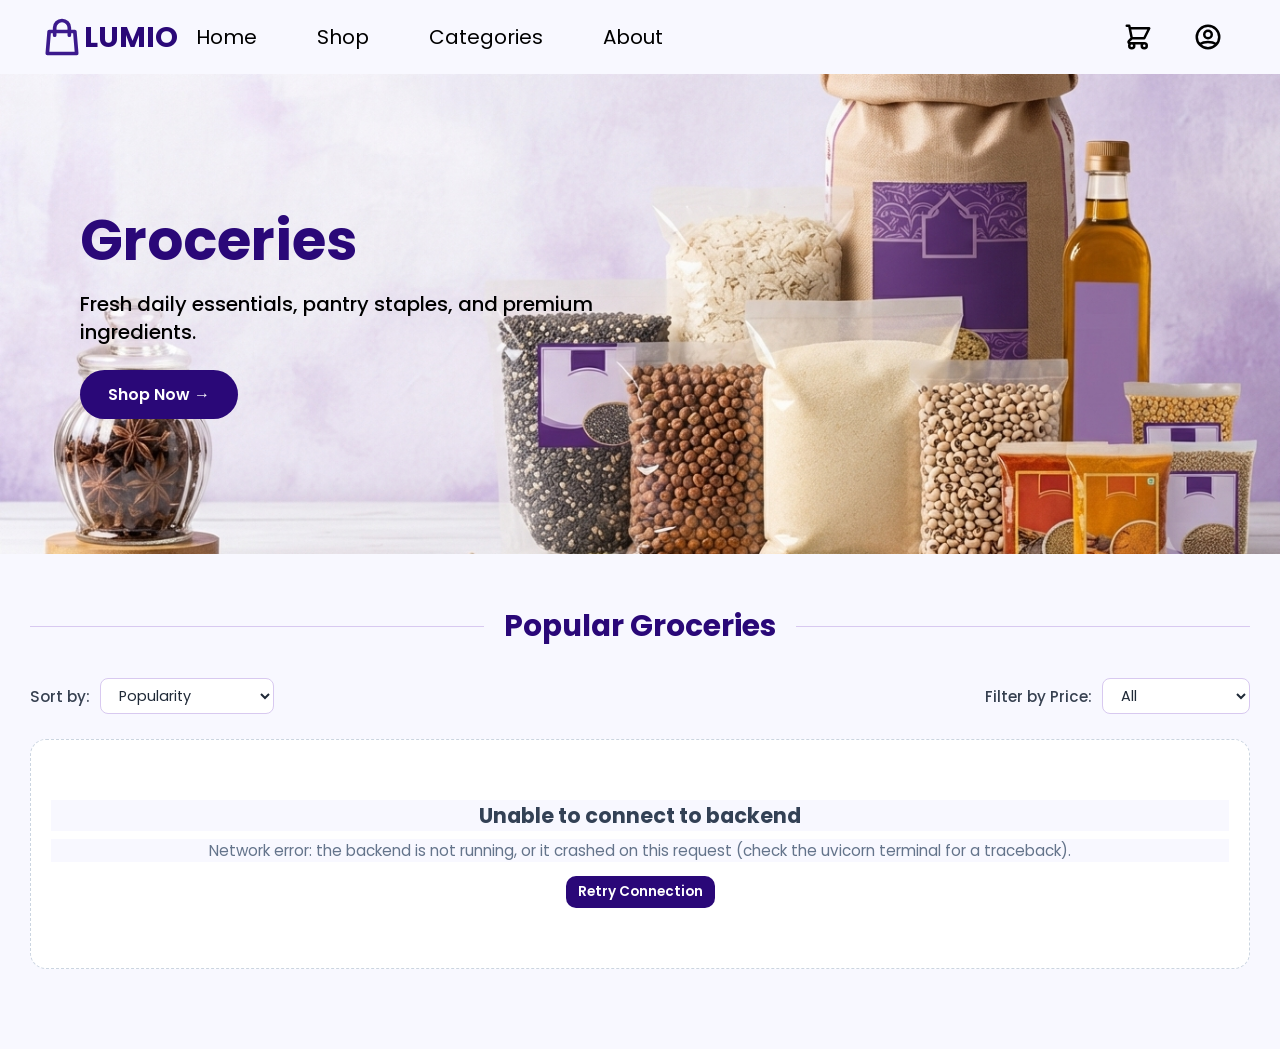
<file: public/groceries.html>
<!DOCTYPE html>
<html lang="en">

<head>
    <meta charset="UTF-8">
    <meta name="viewport" content="width=device-width, initial-scale=1.0">
    <title>LUMIO - Groceries</title>
    <link rel="stylesheet" href="../public/home.css">
    <link rel="stylesheet" href="../assets/css/lumio-integration.css">
    <link rel="preconnect" href="https://fonts.googleapis.com">
    <link rel="preconnect" href="https://fonts.gstatic.com" crossorigin>
    <link
        href="https://fonts.googleapis.com/css2?family=Poppins:ital,wght@0,100;0,200;0,300;0,400;0,500;0,600;0,700;0,800;0,900;1,100;1,200;1,300;1,400;1,500;1,600;1,700;1,800;1,900&display=swap"
        rel="stylesheet">
</head>

<body>
    <div class="header">
        <svg xmlns="http://www.w3.org/2000/svg" width="44" height="44" viewBox="0 0 24 24" fill="none" stroke="#3C1A8D"
            stroke-width="2" stroke-linecap="round" stroke-linejoin="round">
            <path d="M16 11V7a4 4 0 0 0-8 0v4M5 9h14l1 12H4L5 9z" />
        </svg><span>
            <a href="../index.html">
                <h1>LUMIO</h1>
            </a>
        </span>

        <ul class="links">
            <li class="links"><a href="../index.html">Home</a></li>
            <li class="links"><a href="./home.html">Shop</a></li>
            <li class="links"><a href="./categories.html">Categories</a></li>
            <li class="links"><a href="./about.html">About</a></li>

            <div class="icons">
                <li>
                    <a href="./cart.html"><svg xmlns="http://www.w3.org/2000/svg" width="30" height="30"
                            viewBox="0 0 24 24" fill="none" stroke="currentColor" stroke-width="2"
                            stroke-linecap="round" stroke-linejoin="round">
                            <path
                                d="M3 3h2l.4 2M7 13h10l4-8H5.4M7 13L5.4 5M7 13l-2.293 2.293c-.63.63-.184 1.707.707 1.707H17m0 0a2 2 0 100 4 2 2 0 000-4zm-8 2a2 2 0 11-4 0 2 2 0 014 0z" />
                        </svg></a>
                </li>
                <li>
                    <svg xmlns="http://www.w3.org/2000/svg" width="30" height="30" viewBox="0 0 24 24" fill="none"
                        stroke="currentColor" stroke-width="2" stroke-linecap="round" stroke-linejoin="round">
                        <path
                            d="M5.121 17.804A13.937 13.937 0 0112 16c2.5 0 4.847.655 6.879 1.804M15 10a3 3 0 11-6 0 3 3 0 016 0zm6 2a9 9 0 11-18 0 9 9 0 0118 0z" />
                    </svg>
                </li>
            </div>

        </ul>
    </div>

    <!-- HERO BANNER -->
    <section class="banner-section" style="background-image: url('../assets/images/groceries_banner.png');">
        <div class="banner-inner">
            <h1>Groceries</h1>
            <p>Fresh daily essentials, pantry staples, and premium ingredients.</p>
            <a href="#products-section" class="banner-cta">Shop Now &rarr;</a>
        </div>
    </section>

    <!-- MAIN CONTENT -->
    <main class="content-wrapper" id="products-section">

        <!-- Section Title -->
        <div class="title-divider">
            <div class="line"></div>
            <h2 id="category-display-title">Popular Groceries</h2>
            <div class="line"></div>
        </div>

        <!-- Filter & Sort Controls -->
        <div class="filter-bar">
            <div class="filter-item">
                <label for="sort-select">Sort by:</label>
                <select id="sort-select">
                    <option>Popularity</option>
                    <option>Price: Low to High</option>
                    <option>Price: High to Low</option>
                    <option>Rating</option>
                </select>
            </div>
            <div class="filter-item">
                <label for="price-select">Filter by Price:</label>
                <select id="price-select">
                    <option>All</option>
                    <option>Under ₹500</option>
                    <option>₹500 - ₹1,000</option>
                    <option>Above ₹1,000</option>
                </select>
            </div>
        </div>

        <!-- Product Cards Grid (Populated dynamically from FastAPI backend) -->
        <div class="catalog-grid" id="catalog-grid" data-category="Groceries">
            <div class="lumio-loading-spinner">
                <div class="lumio-spinner-circle"></div>
                <span>Loading groceries from database...</span>
            </div>
        </div>

    </main>

    <!-- Full-Stack Backend Integration Scripts -->
    <script src="../assets/js/api.js"></script>
    <script src="../assets/js/lumio-ui.js"></script>
    <script src="../assets/js/catalog.js"></script>
</body>

</html>
</file>
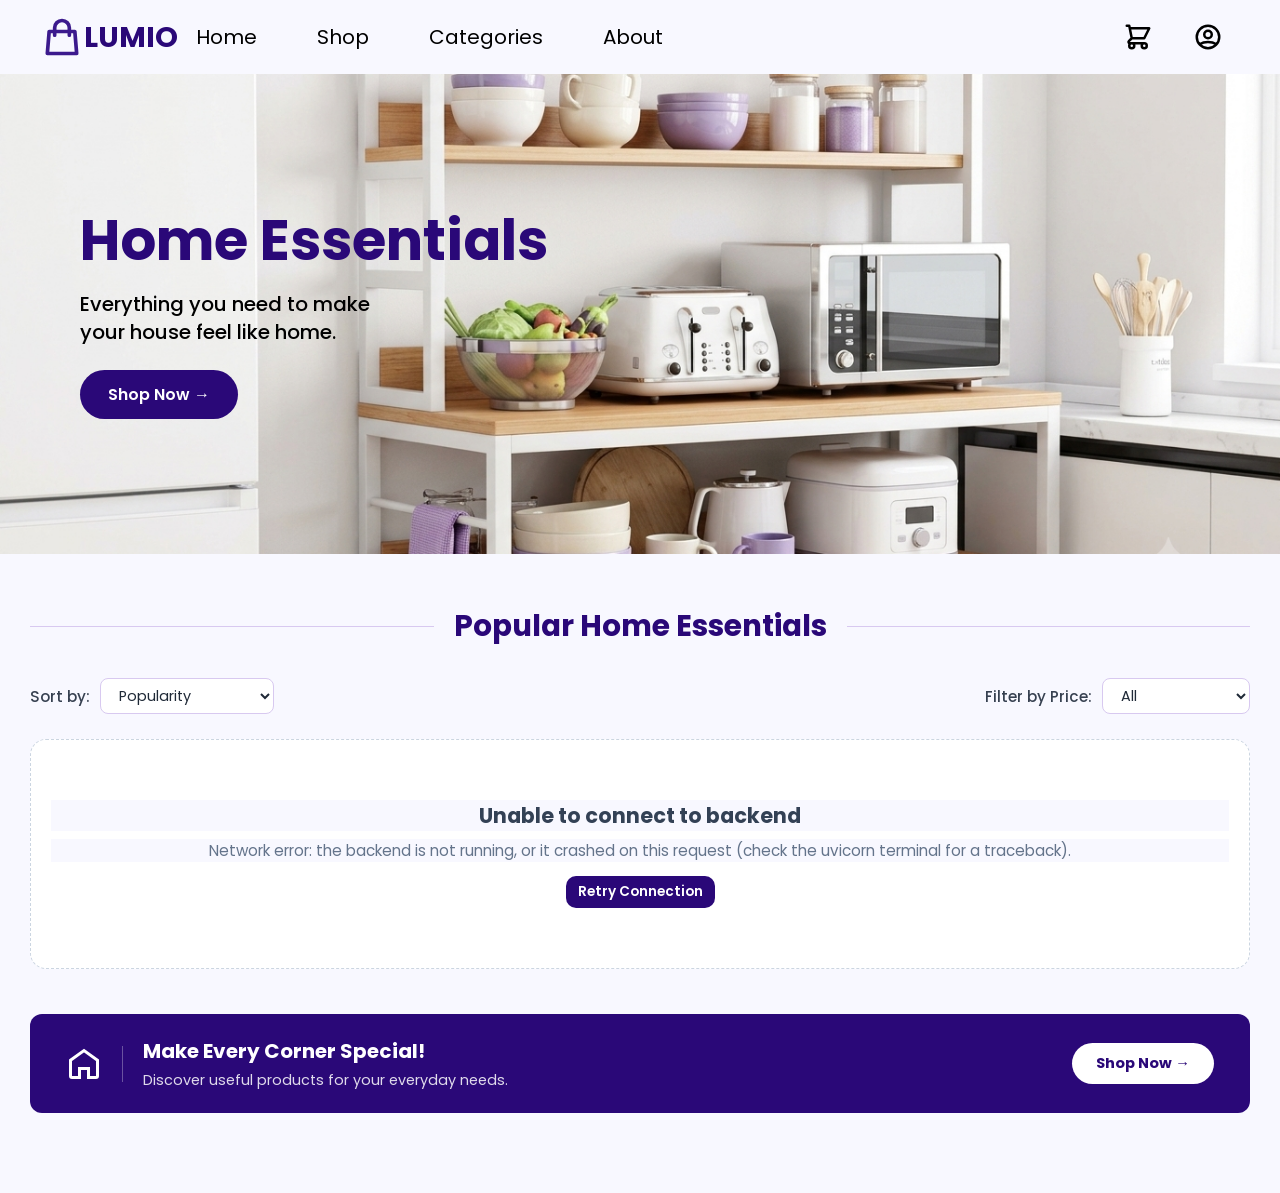
<file: public/home.html>
<!DOCTYPE html>
<html lang="en">

<head>
    <meta charset="UTF-8">
    <meta name="viewport" content="width=device-width, initial-scale=1.0">
    <title>LUMIO - Home Essentials</title>
    <link rel="stylesheet" href="../public/home.css">
    <link rel="stylesheet" href="../assets/css/lumio-integration.css">
    <link rel="preconnect" href="https://fonts.googleapis.com">
    <link rel="preconnect" href="https://fonts.gstatic.com" crossorigin>
    <link
        href="https://fonts.googleapis.com/css2?family=Poppins:ital,wght@0,100;0,200;0,300;0,400;0,500;0,600;0,700;0,800;0,900;1,100;1,200;1,300;1,400;1,500;1,600;1,700;1,800;1,900&display=swap"
        rel="stylesheet">
</head>

<body>
    <div class="header">
        <svg xmlns="http://www.w3.org/2000/svg" width="44" height="44" viewBox="0 0 24 24" fill="none" stroke="#3C1A8D"
            stroke-width="2" stroke-linecap="round" stroke-linejoin="round">
            <path d="M16 11V7a4 4 0 0 0-8 0v4M5 9h14l1 12H4L5 9z" />
        </svg><span>
            <a href="../index.html">
                <h1>LUMIO</h1>
            </a>
        </span>

        <ul class="links">
            <li class="links"><a href="../index.html">Home</a></li>
            <li class="links"><a href="#">Shop</a></li>
            <li class="links"><a href="./categories.html">Categories</a></li>
            <li class="links"><a href="./about.html">About</a></li>

            <div class="icons">
                <li>
                    <a href="./cart.html"><svg xmlns="http://www.w3.org/2000/svg" width="30" height="30"
                            viewBox="0 0 24 24" fill="none" stroke="currentColor" stroke-width="2"
                            stroke-linecap="round" stroke-linejoin="round">
                            <path
                                d="M3 3h2l.4 2M7 13h10l4-8H5.4M7 13L5.4 5M7 13l-2.293 2.293c-.63.63-.184 1.707.707 1.707H17m0 0a2 2 0 100 4 2 2 0 000-4zm-8 2a2 2 0 11-4 0 2 2 0 014 0z" />
                        </svg></a>
                </li>
                <li>
                    <svg xmlns="http://www.w3.org/2000/svg" width="30" height="30" viewBox="0 0 24 24" fill="none"
                        stroke="currentColor" stroke-width="2" stroke-linecap="round" stroke-linejoin="round">
                        <path
                            d="M5.121 17.804A13.937 13.937 0 0112 16c2.5 0 4.847.655 6.879 1.804M15 10a3 3 0 11-6 0 3 3 0 016 0zm6 2a9 9 0 11-18 0 9 9 0 0118 0z" />
                    </svg>
                </li>
            </div>

        </ul>
    </div>

    <!-- HERO BANNER -->
    <section class="banner-section">
        <div class="banner-inner">
            <h1>Home Essentials</h1>
            <p>Everything you need to make<br>your house feel like home.</p>
            <a href="#products-section" class="banner-cta">Shop Now &rarr;</a>
        </div>
    </section>

    <!-- MAIN CONTENT -->
    <main class="content-wrapper" id="products-section">

        <!-- Section Title -->
        <div class="title-divider">
            <div class="line"></div>
            <h2 id="category-display-title">Popular Home Essentials</h2>
            <div class="line"></div>
        </div>

        <!-- Filter & Sort Controls -->
        <div class="filter-bar">
            <div class="filter-item">
                <label for="sort-select">Sort by:</label>
                <select id="sort-select">
                    <option>Popularity</option>
                    <option>Price: Low to High</option>
                    <option>Price: High to Low</option>
                    <option>Rating</option>
                </select>
            </div>
            <div class="filter-item">
                <label for="price-select">Filter by Price:</label>
                <select id="price-select">
                    <option>All</option>
                    <option>Under ₹500</option>
                    <option>₹500 - ₹1,000</option>
                    <option>Above ₹1,000</option>
                </select>
            </div>
        </div>

        <!-- Product Cards Grid (Populated dynamically from FastAPI backend) -->
        <div class="catalog-grid" id="catalog-grid" data-category="Home Essentials">
            <div class="lumio-loading-spinner">
                <div class="lumio-spinner-circle"></div>
                <span>Loading products from database...</span>
            </div>
        </div>

        <!-- Promotional Banner Strip -->
        <div class="promo-banner">
            <div class="promo-left">
                <div class="promo-icon">
                    <svg viewBox="0 0 24 24" width="36" height="36" fill="none" stroke="currentColor" stroke-width="2">
                        <path d="M3 9.5L12 3l9 6.5V20a1 1 0 0 1-1 1h-5v-6h-6v6H4a1 1 0 0 1-1-1V9.5z" />
                    </svg>
                </div>
                <div class="promo-text">
                    <h4>Make Every Corner Special!</h4>
                    <p>Discover useful products for your everyday needs.</p>
                </div>
            </div>
            <a href="#" class="promo-cta">Shop Now &rarr;</a>
        </div>

    </main>

    <!-- Full-Stack Backend Integration Scripts -->
    <script src="../assets/js/api.js"></script>
    <script src="../assets/js/lumio-ui.js"></script>
    <script src="../assets/js/catalog.js"></script>
</body>

</html>
</file>
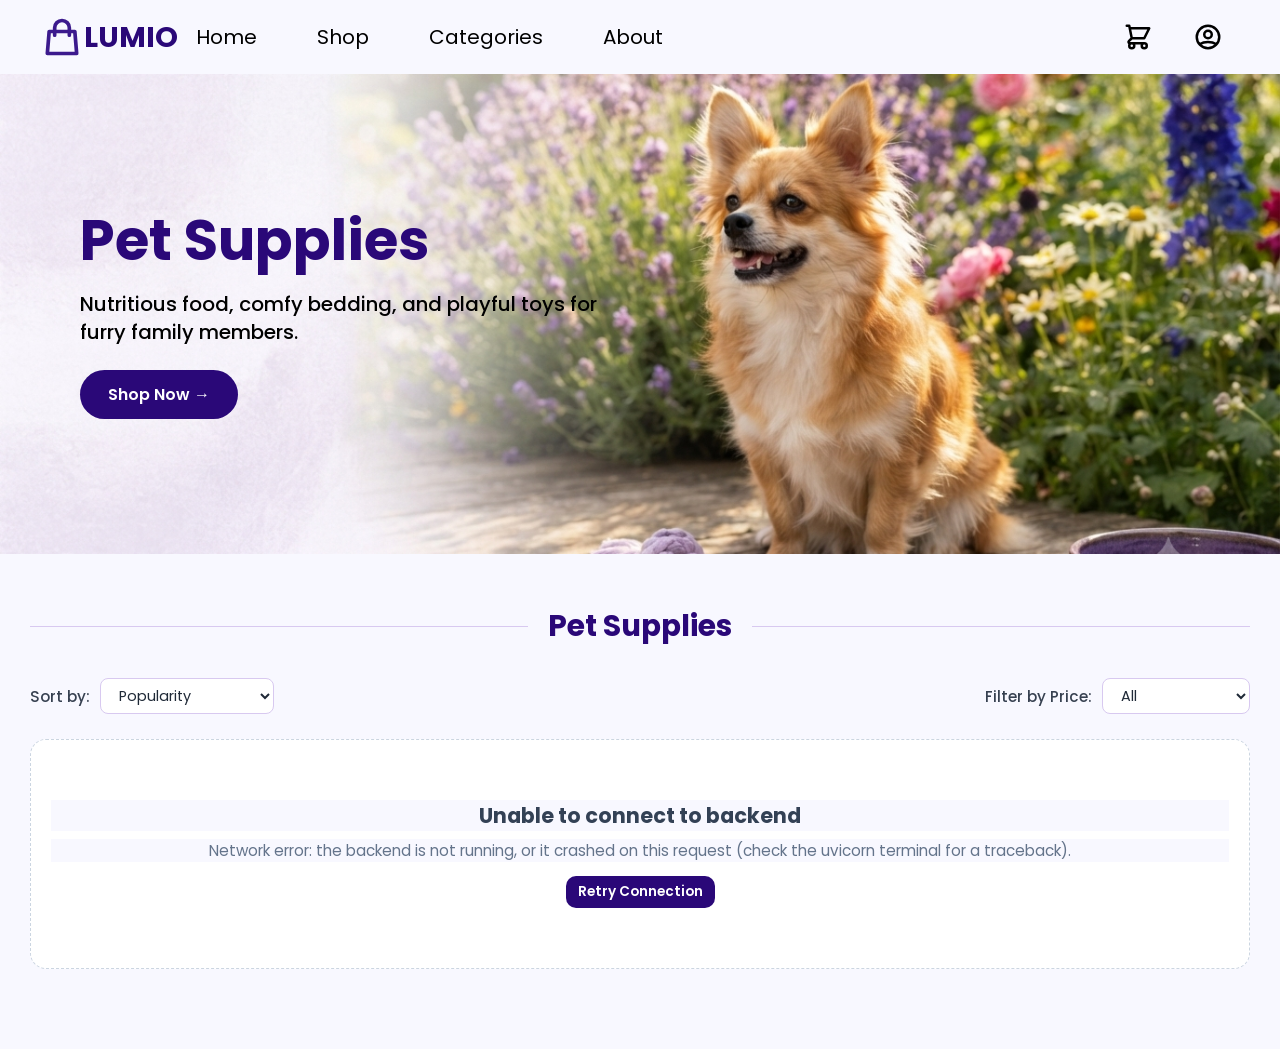
<file: public/pet.html>
<!DOCTYPE html>
<html lang="en">

<head>
    <meta charset="UTF-8">
    <meta name="viewport" content="width=device-width, initial-scale=1.0">
    <title>LUMIO - Pet Supplies</title>
    <link rel="stylesheet" href="../public/home.css">
    <link rel="stylesheet" href="../assets/css/lumio-integration.css">
    <link rel="preconnect" href="https://fonts.googleapis.com">
    <link rel="preconnect" href="https://fonts.gstatic.com" crossorigin>
    <link
        href="https://fonts.googleapis.com/css2?family=Poppins:ital,wght@0,100;0,200;0,300;0,400;0,500;0,600;0,700;0,800;0,900;1,100;1,200;1,300;1,400;1,500;1,600;1,700;1,800;1,900&display=swap"
        rel="stylesheet">
</head>

<body>
    <div class="header">
        <svg xmlns="http://www.w3.org/2000/svg" width="44" height="44" viewBox="0 0 24 24" fill="none" stroke="#3C1A8D"
            stroke-width="2" stroke-linecap="round" stroke-linejoin="round">
            <path d="M16 11V7a4 4 0 0 0-8 0v4M5 9h14l1 12H4L5 9z" />
        </svg><span>
            <a href="../index.html">
                <h1>LUMIO</h1>
            </a>
        </span>

        <ul class="links">
            <li class="links"><a href="../index.html">Home</a></li>
            <li class="links"><a href="./home.html">Shop</a></li>
            <li class="links"><a href="./categories.html">Categories</a></li>
            <li class="links"><a href="./about.html">About</a></li>

            <div class="icons">
                <li>
                    <a href="./cart.html"><svg xmlns="http://www.w3.org/2000/svg" width="30" height="30"
                            viewBox="0 0 24 24" fill="none" stroke="currentColor" stroke-width="2"
                            stroke-linecap="round" stroke-linejoin="round">
                            <path
                                d="M3 3h2l.4 2M7 13h10l4-8H5.4M7 13L5.4 5M7 13l-2.293 2.293c-.63.63-.184 1.707.707 1.707H17m0 0a2 2 0 100 4 2 2 0 000-4zm-8 2a2 2 0 11-4 0 2 2 0 014 0z" />
                        </svg></a>
                </li>
                <li>
                    <svg xmlns="http://www.w3.org/2000/svg" width="30" height="30" viewBox="0 0 24 24" fill="none"
                        stroke="currentColor" stroke-width="2" stroke-linecap="round" stroke-linejoin="round">
                        <path
                            d="M5.121 17.804A13.937 13.937 0 0112 16c2.5 0 4.847.655 6.879 1.804M15 10a3 3 0 11-6 0 3 3 0 016 0zm6 2a9 9 0 11-18 0 9 9 0 0118 0z" />
                    </svg>
                </li>
            </div>

        </ul>
    </div>

    <!-- HERO BANNER -->
    <section class="banner-section" style="background-image: url('../assets/images/pets_banner.png');">
        <div class="banner-inner">
            <h1>Pet Supplies</h1>
            <p>Nutritious food, comfy bedding, and playful toys for furry family members.</p>
            <a href="#products-section" class="banner-cta">Shop Now &rarr;</a>
        </div>
    </section>

    <!-- MAIN CONTENT -->
    <main class="content-wrapper" id="products-section">

        <!-- Section Title -->
        <div class="title-divider">
            <div class="line"></div>
            <h2 id="category-display-title">Pet Supplies</h2>
            <div class="line"></div>
        </div>

        <!-- Filter & Sort Controls -->
        <div class="filter-bar">
            <div class="filter-item">
                <label for="sort-select">Sort by:</label>
                <select id="sort-select">
                    <option>Popularity</option>
                    <option>Price: Low to High</option>
                    <option>Price: High to Low</option>
                    <option>Rating</option>
                </select>
            </div>
            <div class="filter-item">
                <label for="price-select">Filter by Price:</label>
                <select id="price-select">
                    <option>All</option>
                    <option>Under ₹500</option>
                    <option>₹500 - ₹1,000</option>
                    <option>Above ₹1,000</option>
                </select>
            </div>
        </div>

        <!-- Product Cards Grid (Populated dynamically from FastAPI backend) -->
        <div class="catalog-grid" id="catalog-grid" data-category="Pet Supplies">
            <div class="lumio-loading-spinner">
                <div class="lumio-spinner-circle"></div>
                <span>Loading pet supplies from database...</span>
            </div>
        </div>

    </main>

    <!-- Full-Stack Backend Integration Scripts -->
    <script src="../assets/js/api.js"></script>
    <script src="../assets/js/lumio-ui.js"></script>
    <script src="../assets/js/catalog.js"></script>
</body>

</html>
</file>
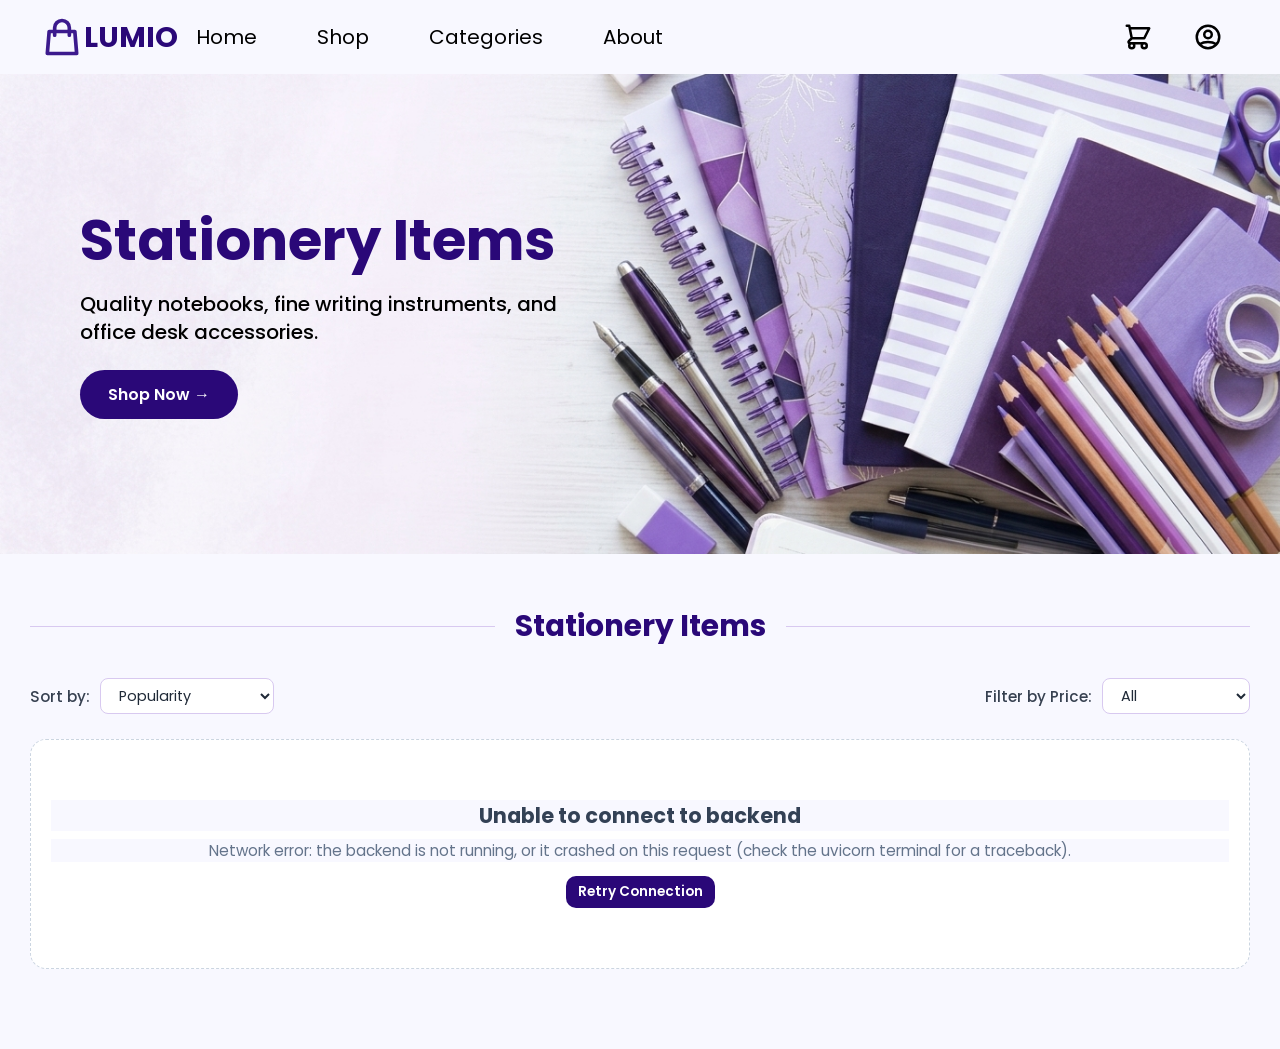
<file: public/stationery.html>
<!DOCTYPE html>
<html lang="en">

<head>
    <meta charset="UTF-8">
    <meta name="viewport" content="width=device-width, initial-scale=1.0">
    <title>LUMIO - Stationery Items</title>
    <link rel="stylesheet" href="../public/home.css">
    <link rel="stylesheet" href="../assets/css/lumio-integration.css">
    <link rel="preconnect" href="https://fonts.googleapis.com">
    <link rel="preconnect" href="https://fonts.gstatic.com" crossorigin>
    <link
        href="https://fonts.googleapis.com/css2?family=Poppins:ital,wght@0,100;0,200;0,300;0,400;0,500;0,600;0,700;0,800;0,900;1,100;1,200;1,300;1,400;1,500;1,600;1,700;1,800;1,900&display=swap"
        rel="stylesheet">
</head>

<body>
    <div class="header">
        <svg xmlns="http://www.w3.org/2000/svg" width="44" height="44" viewBox="0 0 24 24" fill="none" stroke="#3C1A8D"
            stroke-width="2" stroke-linecap="round" stroke-linejoin="round">
            <path d="M16 11V7a4 4 0 0 0-8 0v4M5 9h14l1 12H4L5 9z" />
        </svg><span>
            <a href="../index.html">
                <h1>LUMIO</h1>
            </a>
        </span>

        <ul class="links">
            <li class="links"><a href="../index.html">Home</a></li>
            <li class="links"><a href="./home.html">Shop</a></li>
            <li class="links"><a href="./categories.html">Categories</a></li>
            <li class="links"><a href="./about.html">About</a></li>

            <div class="icons">
                <li>
                    <a href="./cart.html"><svg xmlns="http://www.w3.org/2000/svg" width="30" height="30"
                            viewBox="0 0 24 24" fill="none" stroke="currentColor" stroke-width="2"
                            stroke-linecap="round" stroke-linejoin="round">
                            <path
                                d="M3 3h2l.4 2M7 13h10l4-8H5.4M7 13L5.4 5M7 13l-2.293 2.293c-.63.63-.184 1.707.707 1.707H17m0 0a2 2 0 100 4 2 2 0 000-4zm-8 2a2 2 0 11-4 0 2 2 0 014 0z" />
                        </svg></a>
                </li>
                <li>
                    <svg xmlns="http://www.w3.org/2000/svg" width="30" height="30" viewBox="0 0 24 24" fill="none"
                        stroke="currentColor" stroke-width="2" stroke-linecap="round" stroke-linejoin="round">
                        <path
                            d="M5.121 17.804A13.937 13.937 0 0112 16c2.5 0 4.847.655 6.879 1.804M15 10a3 3 0 11-6 0 3 3 0 016 0zm6 2a9 9 0 11-18 0 9 9 0 0118 0z" />
                    </svg>
                </li>
            </div>

        </ul>
    </div>

    <!-- HERO BANNER -->
    <section class="banner-section" style="background-image: url('../assets/images/stationery_banner.png');">
        <div class="banner-inner">
            <h1>Stationery Items</h1>
            <p>Quality notebooks, fine writing instruments, and office desk accessories.</p>
            <a href="#products-section" class="banner-cta">Shop Now &rarr;</a>
        </div>
    </section>

    <!-- MAIN CONTENT -->
    <main class="content-wrapper" id="products-section">

        <!-- Section Title -->
        <div class="title-divider">
            <div class="line"></div>
            <h2 id="category-display-title">Stationery Items</h2>
            <div class="line"></div>
        </div>

        <!-- Filter & Sort Controls -->
        <div class="filter-bar">
            <div class="filter-item">
                <label for="sort-select">Sort by:</label>
                <select id="sort-select">
                    <option>Popularity</option>
                    <option>Price: Low to High</option>
                    <option>Price: High to Low</option>
                    <option>Rating</option>
                </select>
            </div>
            <div class="filter-item">
                <label for="price-select">Filter by Price:</label>
                <select id="price-select">
                    <option>All</option>
                    <option>Under ₹500</option>
                    <option>₹500 - ₹1,000</option>
                    <option>Above ₹1,000</option>
                </select>
            </div>
        </div>

        <!-- Product Cards Grid (Populated dynamically from FastAPI backend) -->
        <div class="catalog-grid" id="catalog-grid" data-category="Stationery Items">
            <div class="lumio-loading-spinner">
                <div class="lumio-spinner-circle"></div>
                <span>Loading stationery items from database...</span>
            </div>
        </div>

    </main>

    <!-- Full-Stack Backend Integration Scripts -->
    <script src="../assets/js/api.js"></script>
    <script src="../assets/js/lumio-ui.js"></script>
    <script src="../assets/js/catalog.js"></script>
</body>

</html>
</file>
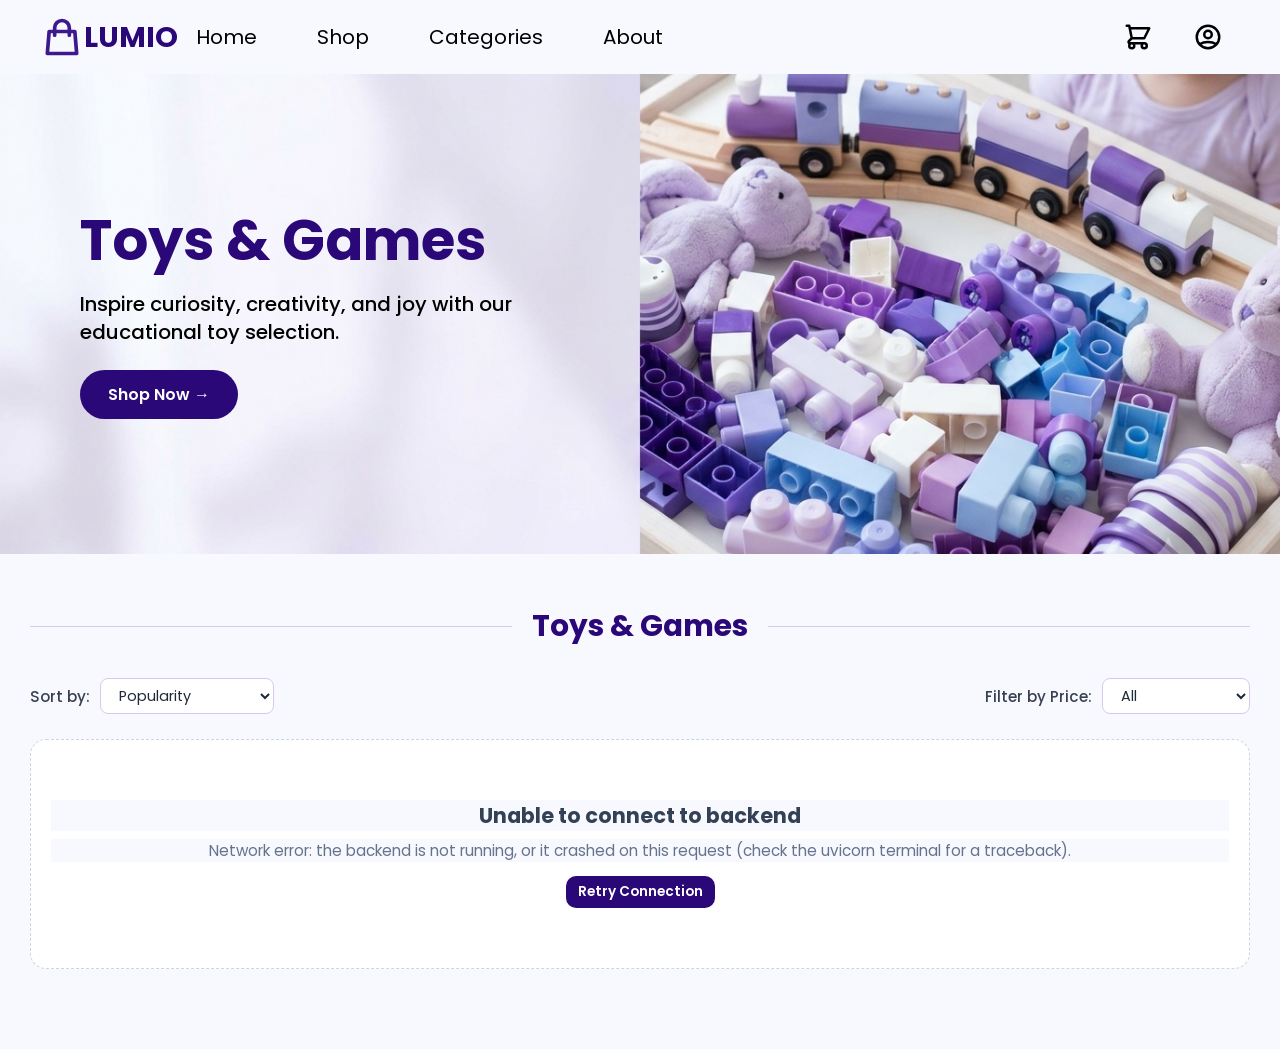
<file: public/toys.html>
<!DOCTYPE html>
<html lang="en">

<head>
    <meta charset="UTF-8">
    <meta name="viewport" content="width=device-width, initial-scale=1.0">
    <title>LUMIO - Toys</title>
    <link rel="stylesheet" href="../public/home.css">
    <link rel="stylesheet" href="../assets/css/lumio-integration.css">
    <link rel="preconnect" href="https://fonts.googleapis.com">
    <link rel="preconnect" href="https://fonts.gstatic.com" crossorigin>
    <link
        href="https://fonts.googleapis.com/css2?family=Poppins:ital,wght@0,100;0,200;0,300;0,400;0,500;0,600;0,700;0,800;0,900;1,100;1,200;1,300;1,400;1,500;1,600;1,700;1,800;1,900&display=swap"
        rel="stylesheet">
</head>

<body>
    <div class="header">
        <svg xmlns="http://www.w3.org/2000/svg" width="44" height="44" viewBox="0 0 24 24" fill="none" stroke="#3C1A8D"
            stroke-width="2" stroke-linecap="round" stroke-linejoin="round">
            <path d="M16 11V7a4 4 0 0 0-8 0v4M5 9h14l1 12H4L5 9z" />
        </svg><span>
            <a href="../index.html">
                <h1>LUMIO</h1>
            </a>
        </span>

        <ul class="links">
            <li class="links"><a href="../index.html">Home</a></li>
            <li class="links"><a href="./home.html">Shop</a></li>
            <li class="links"><a href="./categories.html">Categories</a></li>
            <li class="links"><a href="./about.html">About</a></li>

            <div class="icons">
                <li>
                    <a href="./cart.html"><svg xmlns="http://www.w3.org/2000/svg" width="30" height="30"
                            viewBox="0 0 24 24" fill="none" stroke="currentColor" stroke-width="2"
                            stroke-linecap="round" stroke-linejoin="round">
                            <path
                                d="M3 3h2l.4 2M7 13h10l4-8H5.4M7 13L5.4 5M7 13l-2.293 2.293c-.63.63-.184 1.707.707 1.707H17m0 0a2 2 0 100 4 2 2 0 000-4zm-8 2a2 2 0 11-4 0 2 2 0 014 0z" />
                        </svg></a>
                </li>
                <li>
                    <svg xmlns="http://www.w3.org/2000/svg" width="30" height="30" viewBox="0 0 24 24" fill="none"
                        stroke="currentColor" stroke-width="2" stroke-linecap="round" stroke-linejoin="round">
                        <path
                            d="M5.121 17.804A13.937 13.937 0 0112 16c2.5 0 4.847.655 6.879 1.804M15 10a3 3 0 11-6 0 3 3 0 016 0zm6 2a9 9 0 11-18 0 9 9 0 0118 0z" />
                    </svg>
                </li>
            </div>

        </ul>
    </div>

    <!-- HERO BANNER -->
    <section class="banner-section" style="background-image: url('../assets/images/toys_banner.png');">
        <div class="banner-inner">
            <h1>Toys & Games</h1>
            <p>Inspire curiosity, creativity, and joy with our educational toy selection.</p>
            <a href="#products-section" class="banner-cta">Shop Now &rarr;</a>
        </div>
    </section>

    <!-- MAIN CONTENT -->
    <main class="content-wrapper" id="products-section">

        <!-- Section Title -->
        <div class="title-divider">
            <div class="line"></div>
            <h2 id="category-display-title">Toys & Games</h2>
            <div class="line"></div>
        </div>

        <!-- Filter & Sort Controls -->
        <div class="filter-bar">
            <div class="filter-item">
                <label for="sort-select">Sort by:</label>
                <select id="sort-select">
                    <option>Popularity</option>
                    <option>Price: Low to High</option>
                    <option>Price: High to Low</option>
                    <option>Rating</option>
                </select>
            </div>
            <div class="filter-item">
                <label for="price-select">Filter by Price:</label>
                <select id="price-select">
                    <option>All</option>
                    <option>Under ₹500</option>
                    <option>₹500 - ₹1,000</option>
                    <option>Above ₹1,000</option>
                </select>
            </div>
        </div>

        <!-- Product Cards Grid (Populated dynamically from FastAPI backend) -->
        <div class="catalog-grid" id="catalog-grid" data-category="Toys">
            <div class="lumio-loading-spinner">
                <div class="lumio-spinner-circle"></div>
                <span>Loading toys from database...</span>
            </div>
        </div>

    </main>

    <!-- Full-Stack Backend Integration Scripts -->
    <script src="../assets/js/api.js"></script>
    <script src="../assets/js/lumio-ui.js"></script>
    <script src="../assets/js/catalog.js"></script>
</body>

</html>
</file>
<file: styles.css>
* {
  margin: 0;
  padding: 0;
  background-color: ghostwhite;
  box-sizing: border-box;
  font-family: "Poppins", sans-serif;
}


.header {
  display: flex;
  justify-content: space-between;
  align-items: center;
  padding: 15px 40px;
  /* 40px provides padding on left & right */
  width: 100%;
}

/* Brand Logo & Name */
.header>svg,
svg {
  display: block;
  margin: 0;
}

h1 {
  font-size: 1.8rem;
  line-height: 1;
  font-optical-sizing: auto;
  font-weight: 700;
  font-style: normal;
  color: #2A0878;
}

/* Nav Links */
.links {
  list-style: none;
  display: flex;
  align-items: center;
  gap: 60px;
  margin: 0 auto;
  /* keeps links centered */
  font-optical-sizing: auto;
  font-weight: 400;
  font-style: normal;
  font-size: 20px;
}

.links li a{
  text-decoration: none;
  position: relative;
}

/* Icons on the far right with a gap */
.icons {
  display: flex;
  align-items: center;
  gap: 40px;
  margin-left: 400px;
  /* pushes icons all the way to the right */
  margin-right: 0px;
  /* adjust this value to increase/decrease gap from the right */
}

a {
  text-decoration: none;
  color: black;
}


.banner {
  background-image: url(./assets/images/banner.png);
  background-size: cover;
  width: 100%;
  height: 550px;

  display: flex;
  flex-direction: column;
  justify-content: center;
  align-items: flex-start;
  padding: 30px;
}

.banner > h1,.banner>h2 {
  background: transparent;
}

.banner #shop-now {
  border: 1px solid black;
  padding: 20px;
  border-radius: 20px;
}

.banner #categories {
  border: 1px solid black;
  padding: 20px;
  border-radius: 20px;
}

.main-content {
  padding: 10px;
}

.main-content h1 {
  margin: auto;
  text-align: center;
  font-size: 45px;
  padding: 20px;
  margin-top: 5%;
}

.rows {
  padding: 60px;
  display: grid;
  grid-template-rows: repeat(3, 1fr);
  grid-template-columns: repeat(3, 1fr);
  gap: 100px;
}

.rows div {
  display: flex;
  flex-direction: column;
  align-items: center;
}

.rows img {
  height: 190px;
  width: 200px;
}

.rows h2 {
  font-size:25px;
}

/* ===== Explore by Category ===== */
.category-section {
  background: #f8f9ff;
  padding: 60px 40px 80px;
}

.category-section * {
  background: transparent; /* cancels the global ghostwhite from "* { }" */
}

.category-heading {
  text-align: center;
  font-size: 2.8rem;
  font-weight: 700;
  color: #2a0878;
  line-height: 1.2;
}

.category-subheading {
  text-align: center;
  color: #6b6b80;
  font-size: 1.05rem;
  margin-top: 12px;
  margin-bottom: 48px;
}

.category-grid {
  display: grid;
  grid-template-columns: repeat(3, 1fr);
  gap: 32px;
  max-width: 1300px;
  margin: 0 auto;
}

.category-card {
  display: block;
  background: #ffffff;
  border: 1px solid #ece9f7;
  border-radius: 28px;
  padding: 22px 22px 24px;
  box-shadow: 0 4px 16px rgba(60, 26, 141, 0.06);
  transition: transform 0.25s ease, box-shadow 0.25s ease;
}

.category-card:hover {
  transform: translateY(-6px);
  box-shadow: 0 14px 32px rgba(60, 26, 141, 0.14);
}

.category-img {
  display: flex;
  align-items: center;
  justify-content: center;
  height: 204px;
  border-radius: 20px;
  background: linear-gradient(135deg, #f6f4fd 0%, #ece8fa 100%);
  overflow: hidden;
}

.category-img img {
  max-width: 85%;
  max-height: 176px;
  width: auto;
  height: auto;
  object-fit: contain;
}

.category-info {
  display: flex;
  align-items: center;
  justify-content: space-between;
  margin-top: 22px;
}

.category-text h3 {
  font-size: 1.35rem;
  font-weight: 600;
  color: #1e1050;
  line-height: 1.3;
}

.category-text p {
  font-size: 0.92rem;
  color: #7a7a8c;
  margin-top: 4px;
}

.category-arrow {
  display: flex;
  align-items: center;
  justify-content: center;
  flex-shrink: 0;
  width: 36px;
  height: 36px;
  border-radius: 50%;
  background: #efeafc !important;
  color: #5b34c9;
  font-size: 1.2rem;
  transition: background 0.25s ease, color 0.25s ease;
}

.category-card:hover .category-arrow {
  background: #5b34c9 !important;
  color: #ffffff;
}
</file>
<file: assets/css/lumio-integration.css>
/* =========================================================
   LUMIO Full-Stack Integration Styles
   Colors: #2A0878, #3C1A8D, Accent: #7C3AED, Background: ghostwhite
   ========================================================= */

/* Header Cart Badge & User Pill */
.header .icons li {
  position: relative;
  cursor: pointer;
  display: flex;
  align-items: center;
}

.cart-icon-wrapper {
  position: relative;
  display: inline-flex;
  align-items: center;
  justify-content: center;
}

.cart-badge {
  position: absolute;
  top: -8px;
  right: -10px;
  background-color: #ef4444;
  color: #ffffff;
  font-size: 0.72rem;
  font-weight: 700;
  min-width: 20px;
  height: 20px;
  border-radius: 9999px;
  display: inline-flex;
  align-items: center;
  justify-content: center;
  padding: 0 4px;
  box-shadow: 0 2px 6px rgba(239, 68, 68, 0.4);
  transition: transform 0.2s cubic-bezier(0.175, 0.885, 0.32, 1.275);
}

.cart-badge.bump {
  transform: scale(1.3);
}

.user-status-pill {
  display: inline-flex;
  align-items: center;
  gap: 8px;
  padding: 6px 14px;
  background-color: #ede9fe;
  color: #3c1a8d;
  border-radius: 20px;
  font-size: 0.85rem;
  font-weight: 600;
  cursor: pointer;
  transition: all 0.2s;
  border: 1px solid #ddd6fe;
}

.user-status-pill:hover {
  background-color: #ddd6fe;
}

.user-status-pill .user-role-badge {
  font-size: 0.7rem;
  text-transform: uppercase;
  background: #3c1a8d;
  color: #ffffff;
  padding: 2px 7px;
  border-radius: 10px;
}

/* Modals Overlay */
.lumio-modal-backdrop {
  position: fixed;
  inset: 0;
  background-color: rgba(15, 23, 42, 0.55);
  backdrop-filter: blur(4px);
  z-index: 99999;
  display: flex;
  align-items: center;
  justify-content: center;
  padding: 20px;
  opacity: 0;
  pointer-events: none;
  transition: opacity 0.25s ease;
}

.lumio-modal-backdrop.active {
  opacity: 1;
  pointer-events: auto;
}

.lumio-modal {
  background: #ffffff;
  border-radius: 16px;
  box-shadow: 0 20px 40px rgba(42, 8, 120, 0.16);
  width: 100%;
  max-width: 520px;
  max-height: 90vh;
  overflow-y: auto;
  position: relative;
  transform: scale(0.95) translateY(10px);
  transition: transform 0.25s ease;
  padding: 28px;
}

.lumio-modal-backdrop.active .lumio-modal {
  transform: scale(1) translateY(0);
}

.lumio-modal.modal-large {
  max-width: 760px;
}

.modal-header {
  display: flex;
  align-items: center;
  justify-content: space-between;
  margin-bottom: 20px;
  border-bottom: 1px solid #f1f1f5;
  padding-bottom: 14px;
}

.modal-header h3 {
  font-size: 1.4rem;
  color: #2a0878;
  font-weight: 700;
  display: flex;
  align-items: center;
  gap: 10px;
}

.modal-close-btn {
  background: transparent;
  border: none;
  font-size: 1.5rem;
  color: #94a3b8;
  cursor: pointer;
  line-height: 1;
  padding: 4px 8px;
  border-radius: 6px;
  transition: all 0.2s;
}

.modal-close-btn:hover {
  color: #1e293b;
  background: #f1f5f9;
}

/* Auth Tabs */
.auth-tabs {
  display: flex;
  background: #f1f5f9;
  border-radius: 10px;
  padding: 4px;
  margin-bottom: 22px;
  gap: 4px;
}

.auth-tab-btn {
  flex: 1;
  padding: 10px;
  border: none;
  background: transparent;
  font-size: 0.92rem;
  font-weight: 600;
  color: #64748b;
  border-radius: 8px;
  cursor: pointer;
  transition: all 0.2s;
}

.auth-tab-btn.active {
  background: #ffffff;
  color: #2a0878;
  box-shadow: 0 2px 8px rgba(0, 0, 0, 0.06);
}

/* Form Controls */
.lumio-form-group {
  margin-bottom: 16px;
}

.lumio-form-group label {
  display: block;
  font-size: 0.88rem;
  font-weight: 600;
  color: #334155;
  margin-bottom: 6px;
}

.lumio-form-control {
  width: 100%;
  padding: 11px 14px;
  border: 1.5px solid #e2e8f0;
  border-radius: 10px;
  font-size: 0.95rem;
  font-family: inherit;
  transition: border-color 0.2s, box-shadow 0.2s;
  background-color: #f8fafc;
  outline: none;
}

.lumio-form-control:focus {
  border-color: #3c1a8d;
  background-color: #ffffff;
  box-shadow: 0 0 0 3px rgba(60, 26, 141, 0.12);
}

.lumio-form-row {
  display: flex;
  gap: 14px;
}

.lumio-form-row .lumio-form-group {
  flex: 1;
}

/* Lumio Buttons */
.lumio-btn {
  display: inline-flex;
  align-items: center;
  justify-content: center;
  gap: 8px;
  width: 100%;
  padding: 12px 20px;
  border: none;
  border-radius: 10px;
  font-size: 0.98rem;
  font-weight: 600;
  cursor: pointer;
  transition: all 0.2s;
}

.lumio-btn-primary {
  background-color: #2a0878;
  color: #ffffff;
}

.lumio-btn-primary:hover {
  background-color: #3c1a8d;
  box-shadow: 0 4px 12px rgba(42, 8, 120, 0.25);
}

.lumio-btn-secondary {
  background-color: #f1f5f9;
  color: #334155;
}

.lumio-btn-secondary:hover {
  background-color: #e2e8f0;
}

.lumio-btn-danger {
  background-color: #fee2e2;
  color: #dc2626;
}

.lumio-btn-danger:hover {
  background-color: #fecaca;
}

.lumio-btn-sm {
  padding: 6px 12px;
  font-size: 0.85rem;
  width: auto;
}

/* Quick Login Demo Buttons */
.demo-quick-logins {
  margin-top: 18px;
  padding: 12px;
  background: #faf5ff;
  border: 1px dashed #d8b4fe;
  border-radius: 10px;
}

.demo-quick-logins p {
  font-size: 0.8rem;
  color: #6b21a8;
  font-weight: 600;
  margin-bottom: 8px;
}

.demo-login-tags {
  display: flex;
  flex-direction: column;
  gap: 6px;
}

.demo-login-btn {
  background: #ffffff;
  border: 1px solid #e9d5ff;
  border-radius: 8px;
  padding: 7px 12px;
  font-size: 0.82rem;
  text-align: left;
  cursor: pointer;
  color: #3b0764;
  display: flex;
  justify-content: space-between;
  align-items: center;
  transition: all 0.15s;
}

.demo-login-btn:hover {
  background: #f3e8ff;
  border-color: #c084fc;
}

/* User Profile Card inside Modal */
.user-profile-card {
  text-align: center;
  padding: 10px 0;
}

.user-profile-avatar {
  width: 72px;
  height: 72px;
  border-radius: 50%;
  background: linear-gradient(135deg, #3c1a8d, #7c3aed);
  color: #ffffff;
  font-size: 1.8rem;
  font-weight: 700;
  display: inline-flex;
  align-items: center;
  justify-content: center;
  margin-bottom: 12px;
  box-shadow: 0 4px 12px rgba(60, 26, 141, 0.25);
}

.user-profile-name {
  font-size: 1.3rem;
  font-weight: 700;
  color: #1e1b4b;
}

.user-profile-email {
  font-size: 0.9rem;
  color: #64748b;
  margin-bottom: 10px;
}

.user-profile-meta {
  display: flex;
  justify-content: center;
  gap: 12px;
  margin-bottom: 20px;
}

.profile-tag {
  display: inline-flex;
  align-items: center;
  gap: 5px;
  padding: 4px 12px;
  border-radius: 20px;
  font-size: 0.8rem;
  font-weight: 600;
  background: #f1f5f9;
  color: #475569;
}

.profile-tag.role-retailer {
  background: #fef3c7;
  color: #b45309;
}

.profile-tag.role-customer {
  background: #dbeafe;
  color: #1d4ed8;
}

/* Toast Notifications */
.lumio-toast-container {
  position: fixed;
  bottom: 24px;
  right: 24px;
  display: flex;
  flex-direction: column;
  gap: 10px;
  z-index: 100000;
  pointer-events: none;
}

.lumio-toast {
  background: #ffffff;
  color: #1e293b;
  padding: 14px 20px;
  border-radius: 12px;
  box-shadow: 0 10px 30px rgba(0, 0, 0, 0.12);
  display: flex;
  align-items: center;
  gap: 12px;
  font-size: 0.92rem;
  font-weight: 500;
  border-left: 5px solid #2a0878;
  pointer-events: auto;
  animation: toastSlideIn 0.3s ease forwards;
  min-width: 280px;
  max-width: 420px;
}

.lumio-toast.success {
  border-left-color: #10b981;
}

.lumio-toast.error {
  border-left-color: #ef4444;
}

@keyframes toastSlideIn {
  from {
    transform: translateX(100%);
    opacity: 0;
  }
  to {
    transform: translateX(0);
    opacity: 1;
  }
}

/* Retailer Product Management Table */
.retailer-product-table {
  width: 100%;
  border-collapse: collapse;
  margin-top: 15px;
  font-size: 0.88rem;
}

.retailer-product-table th,
.retailer-product-table td {
  padding: 10px 12px;
  text-align: left;
  border-bottom: 1px solid #f1f5f9;
}

.retailer-product-table th {
  background: #f8fafc;
  color: #475569;
  font-weight: 600;
}

.retailer-product-table tr:hover td {
  background: #fdfcff;
}

/* Loading & Empty States */
.lumio-loading-spinner {
  display: flex;
  flex-direction: column;
  align-items: center;
  justify-content: center;
  padding: 60px 20px;
  color: #2a0878;
  font-weight: 600;
  gap: 12px;
  grid-column: 1 / -1;
}

.lumio-spinner-circle {
  width: 40px;
  height: 40px;
  border: 4px solid #e9d5ff;
  border-top-color: #3c1a8d;
  border-radius: 50%;
  animation: spin 0.8s linear infinite;
}

@keyframes spin {
  to {
    transform: rotate(360deg);
  }
}

.lumio-empty-state {
  grid-column: 1 / -1;
  text-align: center;
  padding: 60px 20px;
  background: #ffffff;
  border-radius: 16px;
  border: 1px dashed #cbd5e1;
}

.lumio-empty-state h3 {
  font-size: 1.3rem;
  color: #334155;
  margin-bottom: 8px;
}

.lumio-empty-state p {
  color: #64748b;
  font-size: 0.95rem;
}

/* =========================================================
   CATALOG GRID & CARDS (SHARED STYLES)
   ========================================================= */
.catalog-grid {
  display: grid;
  grid-template-columns: repeat(auto-fill, minmax(260px, 1fr));
  gap: 22px;
  background: transparent;
  width: 100%;
}

.card {
  background-color: #ffffff;
  border: 1px solid #e9e3f7;
  border-radius: 12px;
  overflow: hidden;
  box-shadow: 0 4px 14px rgba(42, 8, 120, 0.04);
  display: flex;
  flex-direction: column;
  transition: transform 0.2s, box-shadow 0.2s;
}

.card:hover {
  transform: translateY(-4px);
  box-shadow: 0 8px 22px rgba(42, 8, 120, 0.08);
}

.card-media {
  width: 100%;
  height: 200px;
  background-color: #f7f6fb;
  display: flex;
  align-items: center;
  justify-content: center;
  overflow: hidden;
}

.card-media img {
  width: 100%;
  height: 100%;
  object-fit: cover;
}

.card-info {
  padding: 16px;
  display: flex;
  flex-direction: column;
  flex-grow: 1;
  background-color: #ffffff;
}

.card-info h3 {
  font-size: 1.05rem;
  font-weight: 600;
  color: #1e1b4b;
  margin-bottom: 6px;
  background: transparent;
}

.card-info .price {
  font-size: 1.25rem;
  font-weight: 700;
  color: #2a0878;
  margin-bottom: 6px;
  background: transparent;
}

.badge {
  display: inline-block;
  align-self: flex-start;
  font-size: 0.75rem;
  font-weight: 600;
  padding: 3px 10px;
  border-radius: 12px;
  margin-bottom: 8px;
}

.badge.in-stock {
  color: #16a34a;
  background-color: #dcfce7;
}

.badge.low-stock {
  color: #d97706;
  background-color: #fef3c7;
}

.rating {
  display: flex;
  align-items: center;
  gap: 4px;
  font-size: 0.82rem;
  margin-bottom: 14px;
  background: transparent;
}

.rating .star {
  color: #eab308;
  font-size: 1rem;
  background: transparent;
}

.rating .score {
  font-weight: 600;
  color: #1f2937;
  background: transparent;
}

.rating .count {
  color: #6b7280;
  background: transparent;
}

.cart-btn {
  margin-top: auto;
  width: 100%;
  padding: 10px;
  background-color: #2a0878;
  color: #ffffff;
  border: none;
  border-radius: 8px;
  font-size: 0.92rem;
  font-weight: 600;
  display: flex;
  align-items: center;
  justify-content: center;
  gap: 8px;
  cursor: pointer;
  transition: opacity 0.2s;
}

.cart-btn:hover {
  opacity: 0.9;
}

.cart-btn svg {
  background: transparent;
}
</file>
<file: public/about.css>
* {
    margin: 0;
    padding: 0;
    background-color: ghostwhite;
    box-sizing: border-box;
    font-family: "Poppins", sans-serif;
}


.header {
    display: flex;
    justify-content: space-between;
    align-items: center;
    padding: 15px 40px;
    /* 40px provides padding on left & right */
    width: 100%;
    box-sizing: border-box;
}

/* Brand Logo & Name */
.header>svg,
svg {
    display: block;
    margin: 0;
    color: black;
}

h1 {
    /* margin: 0 0 0 10px; */
    font-size: 1.8rem;
    line-height: 1;
    /* font-family: "Inter", sans-serif; */
    font-optical-sizing: auto;
    font-weight: 700;
    font-style: normal;
    color: #2A0878;
}

/* Nav Links */
.links {
    list-style: none;
    display: flex;
    align-items: center;
    gap: 60px;
    margin: 0 auto;
    /* keeps links centered */
    padding: 0;
    /* font-size: 25px; */
    /* font-family: "Inter", sans-serif; */
    font-optical-sizing: auto;
    font-weight: 400;
    font-style: normal;
    font-size: 20px;
}

.links li {
    text-decoration: none;
    position: relative;
}

/* Icons on the far right with a gap */
.icons {
    display: flex;
    align-items: center;
    gap: 40px;
    margin-left: 400px;
    /* pushes icons all the way to the right */
    margin-right: 0px;
    /* adjust this value to increase/decrease gap from the right */
}

a {
    text-decoration: none;
    color: black;
}

.banner {
    background-image: url(../assets/images/about_banner.png);
    background-size: cover;
    width: 100%;
    height: 600px;

    display: flex;
    flex-direction: column;
    justify-content: center;
    align-items: flex-start;
    padding: 30px;
}

.banner .title {
    background: transparent;
    border-radius: 20px;
    background-color: rgb(109, 66, 149);
    color:  #2A0878;
}

.banner > .title,h1,span {
    background: transparent;
}

.banner h1{
    font-size: 50px;
    color: black;
    font-weight: 500;
}

.banner span {
    color: #2A0878;
}

.banner .desc {
    background: transparent;
}

.banner a {
    background: transparent;
    border-radius: 20px;
    background-color: rgb(127, 59, 175);;
    color: white;
    padding: 15px;
}

.main-content {
    padding: 50px;
}

.main-content h1 {
    /* margin: auto; */
    display: flex;
    justify-content: center;
    align-items: center;
    padding: 50px;
    /* width: 80%; */
    font-size: 40px;
}

.features {
    display: grid;
    grid-template-rows: repeat(2,1fr);
    grid-template-columns: repeat(2,1fr);
}

.feature {
    display: flex;
    flex-direction: column;
    justify-content: center;
    align-items: center;
    border-radius: 10px;
    padding: 30px;
    
}

.feature > h2,.feature-icons {
    color:#2A0878;
}

.wide-range, .easy, .accurate, .experience {
    border: 1px;
    border-radius: 10px;
    background-color: dark;
}
</file>
<file: public/cart.css>
* {
  margin: 0;
  padding: 0;
  background-color: ghostwhite;
  box-sizing: border-box;
  font-family: "Poppins", sans-serif;
}


.header {
  display: flex;
  justify-content: space-between;
  align-items: center;
  padding: 15px 40px;
  /* 40px provides padding on left & right */
  width: 100%;
}

/* Brand Logo & Name */
.header>svg,
svg {
  display: block;
  margin: 0;
}

h1 {
  font-size: 1.8rem;
  line-height: 1;
  font-optical-sizing: auto;
  font-weight: 700;
  font-style: normal;
  color: #2A0878;
}

/* Nav Links */
.links {
  list-style: none;
  display: flex;
  align-items: center;
  gap: 60px;
  margin: 0 auto;
  /* keeps links centered */
  font-optical-sizing: auto;
  font-weight: 400;
  font-style: normal;
  font-size: 20px;
}

.links li a{
  text-decoration: none;
  position: relative;
}

/* Icons on the far right with a gap */
.icons {
  display: flex;
  align-items: center;
  gap: 40px;
  margin-left: 400px;
  /* pushes icons all the way to the right */
  margin-right: 0px;
  /* adjust this value to increase/decrease gap from the right */
}

a {
  text-decoration: none;
  color: black;
}


.banner {
    background-image: url(../assets/images/cart_banner.png);
    background-size: cover;
    width: 100%;
    height: 370px;

    display: flex;
    flex-direction: column;
    justify-content: center;
    align-items: flex-start;
    padding: 100px;
}

.banner h1,p {
    background: transparent;
}

.banner h1 {
    font-size: 70px;
    color: #2A0878;
    font-weight: 600;
}

.banner p{
    font-size: 25px;
}

/* ===================================================
   CART & ORDER SUMMARY SECTION STYLES
   =================================================== */

.cart-container {
    max-width: 1300px;
    margin: 40px auto 80px auto;
    padding: 0 40px;
    background: transparent;
}

.cart-layout {
    display: grid;
    grid-template-columns: 2fr 1fr;
    gap: 30px;
    align-items: start;
    background: transparent;
}

/* Card Wrappers */
.cart-card,
.summary-card {
    background-color: #ffffff;
    border: 1.5px solid #d8c9f0;
    border-radius: 16px;
    overflow: hidden;
    box-shadow: 0 4px 16px rgba(42, 8, 120, 0.05);
}

/* Top Dark Purple Card Headers */
.card-header {
    background-color: #2A0878;
    color: #ffffff;
    padding: 16px 24px;
    display: flex;
    justify-content: space-between;
    align-items: center;
}

.card-header h2 {
    color: #ffffff;
    background: transparent;
    font-size: 1.15rem;
    font-weight: 600;
    margin: 0;
}

.card-header span {
    background: transparent;
    color: inherit;
}

/* Clear Cart Button */
.clear-cart-btn {
    display: flex;
    align-items: center;
    gap: 8px;
    background: transparent;
    border: none;
    color: #ffffff;
    font-size: 0.88rem;
    font-weight: 500;
    cursor: pointer;
    transition: opacity 0.2s;
}

.clear-cart-btn:hover {
    opacity: 0.85;
}

.clear-cart-btn svg {
    background: transparent;
    stroke: #ffffff;
}

/* Cart Items List */
.cart-items-list {
    background-color: #ffffff;
    padding: 8px 24px;
}

.cart-item {
    display: flex;
    align-items: center;
    justify-content: space-between;
    padding: 24px 0;
    border-bottom: 1px solid #f1edfb;
    background-color: #ffffff;
}

.cart-item:last-child {
    border-bottom: none;
}

/* Item Left (Image + Info) */
.item-left {
    display: flex;
    align-items: center;
    gap: 20px;
    background: transparent;
}

.item-image {
    width: 95px;
    height: 95px;
    background-color: #f7f7f9;
    border-radius: 12px;
    display: flex;
    align-items: center;
    justify-content: center;
    overflow: hidden;
    flex-shrink: 0;
}

.item-image img {
    width: 80%;
    height: 80%;
    object-fit: contain;
    background: transparent;
}

.item-info {
    background: transparent;
}

.item-name {
    font-size: 1.05rem;
    font-weight: 600;
    color: #1a1a2e;
    background: transparent;
    margin-bottom: 3px;
}

.item-desc {
    font-size: 0.82rem;
    color: #6b7280;
    background: transparent;
    margin-bottom: 8px;
}

.item-price {
    font-size: 1.15rem;
    font-weight: 700;
    color: #2A0878;
    background: transparent;
    margin-bottom: 6px;
}

.stock-badge {
    display: inline-block;
    font-size: 0.72rem;
    font-weight: 600;
    color: #16a34a;
    background-color: #dcfce7;
    padding: 2px 10px;
    border-radius: 20px;
}

/* Item Right (Stepper + Subtotal + Trash) */
.item-right {
    display: flex;
    align-items: center;
    gap: 28px;
    background: transparent;
}

/* Stepper Pill */
.quantity-control {
    display: flex;
    align-items: center;
    gap: 12px;
    background-color: #f6f5fa;
    border: 1px solid #e9e3f7;
    border-radius: 8px;
    padding: 4px 10px;
}

.qty-btn {
    background: transparent;
    border: none;
    font-size: 1.1rem;
    font-weight: 500;
    color: #4b5563;
    cursor: pointer;
    line-height: 1;
    padding: 2px 6px;
    transition: color 0.15s;
}

.qty-btn:hover {
    color: #2A0878;
}

.qty-value {
    background: transparent;
    font-size: 0.95rem;
    font-weight: 600;
    color: #1a1a2e;
    min-width: 14px;
    text-align: center;
}

.item-total {
    font-size: 1.05rem;
    font-weight: 700;
    color: #1a1a2e;
    background: transparent;
    min-width: 75px;
    text-align: right;
}

.delete-btn {
    background: transparent;
    border: none;
    cursor: pointer;
    padding: 4px;
    color: #9ca3af;
    display: flex;
    align-items: center;
    transition: color 0.2s;
}

.delete-btn svg {
    background: transparent;
}

.delete-btn:hover {
    color: #ef4444;
}

/* Order Summary Column */
.summary-body {
    background-color: #ffffff;
    padding: 24px;
    display: flex;
    flex-direction: column;
    gap: 14px;
}

.summary-row {
    display: flex;
    justify-content: space-between;
    align-items: center;
    font-size: 0.95rem;
    background: transparent;
}

.summary-row .label {
    color: #4b5563;
    font-weight: 500;
    background: transparent;
}

.summary-row .value {
    color: #1a1a2e;
    font-weight: 600;
    background: transparent;
}

.text-green {
    color: #16a34a !important;
}

.summary-divider {
    border: none;
    border-top: 1px solid #e5e7eb;
    margin: 8px 0;
}

/* Total Row */
.total-row {
    margin: 4px 0 10px 0;
}

.total-label,
.total-value {
    font-size: 1.45rem !important;
    font-weight: 700 !important;
    color: #2A0878 !important;
    background: transparent;
}

/* Proceed to Checkout Button */
.checkout-btn {
    width: 100%;
    padding: 14px 20px;
    background-color: #2A0878;
    color: #ffffff;
    border: none;
    border-radius: 10px;
    font-size: 0.95rem;
    font-weight: 600;
    display: flex;
    justify-content: center;
    align-items: center;
    gap: 10px;
    cursor: pointer;
    transition: background-color 0.2s, transform 0.1s;
}

.checkout-btn span,
.checkout-btn svg {
    background: transparent;
}

.checkout-btn:hover {
    background-color: #380ea0;
}

.checkout-btn:active {
    transform: scale(0.99);
}

.checkout-btn .arrow {
    font-size: 1.2rem;
    line-height: 1;
}

/* OR Separator */
.or-separator {
    display: flex;
    align-items: center;
    text-align: center;
    margin-top: 8px;
    background: transparent;
}

.or-separator::before,
.or-separator::after {
    content: '';
    flex: 1;
    border-bottom: 1px solid #e5e7eb;
}

.or-separator span {
    padding: 0 12px;
    font-size: 0.78rem;
    font-weight: 600;
    color: #9ca3af;
    background: transparent;
}

/* Responsive adjustment for tablets & mobiles */
@media (max-width: 968px) {
    .cart-layout {
        grid-template-columns: 1fr;
    }
}
</file>
<file: public/categories.css>
* {
    margin: 0;
    padding: 0;
    box-sizing: border-box;
    background-color: ghostwhite;
    font-family: 'Poppins','sans-serif';
}

.header {
  display: flex;
  justify-content: space-between;
  align-items: center;
  padding: 15px 40px;
  /* 40px provides padding on left & right */
  width: 100%;
  box-sizing: border-box;
}

/* Brand Logo & Name */
.header>svg,
svg {
  display: block;
  margin: 0;
}

h1 {
  /* margin: 0 0 0 10px; */
  font-size: 1.8rem;
  line-height: 1;
  /* font-family: "Inter", sans-serif; */
  font-optical-sizing: auto;
  font-weight: 700;
  font-style: normal;
  color: #2A0878;
}

/* Nav Links */
.links {
  list-style: none;
  display: flex;
  align-items: center;
  gap: 60px;
  margin: 0 auto;
  /* keeps links centered */
  padding: 0;
  /* font-size: 25px; */
  /* font-family: "Inter", sans-serif; */
  font-optical-sizing: auto;
  font-weight: 400;
  font-style: normal;
  font-size: 20px;
}

.links li {
  text-decoration: none;
  position: relative;
}

/* Icons on the far right with a gap */
.icons {
  display: flex;
  align-items: center;
  gap: 40px;
  margin-left: 400px;
  /* pushes icons all the way to the right */
  margin-right: 0px;
  /* adjust this value to increase/decrease gap from the right */
}

a {
  text-decoration: none;
  color: black;
}

/* ===== Explore by Category ===== */
.category-section {
  background: #f8f9ff;
  padding: 60px 40px 80px;
}

.category-section * {
  background: transparent; /* cancels the global ghostwhite from "* { }" */
}

.category-heading {
  text-align: center;
  font-size: 2.8rem;
  font-weight: 700;
  color: #2a0878;
  line-height: 1.2;
}

.category-subheading {
  text-align: center;
  color: #6b6b80;
  font-size: 1.05rem;
  margin-top: 12px;
  margin-bottom: 48px;
}

.category-grid {
  display: grid;
  grid-template-columns: repeat(3, 1fr);
  gap: 32px;
  max-width: 1300px;
  margin: 0 auto;
}

.category-card {
  display: block;
  background: #ffffff;
  border: 1px solid #ece9f7;
  border-radius: 28px;
  padding: 22px 22px 24px;
  box-shadow: 0 4px 16px rgba(60, 26, 141, 0.06);
  transition: transform 0.25s ease, box-shadow 0.25s ease;
}

.category-card:hover {
  transform: translateY(-6px);
  box-shadow: 0 14px 32px rgba(60, 26, 141, 0.14);
}

.category-img {
  display: flex;
  align-items: center;
  justify-content: center;
  height: 204px;
  border-radius: 20px;
  background: linear-gradient(135deg, #f6f4fd 0%, #ece8fa 100%);
  overflow: hidden;
}

.category-img img {
  max-width: 85%;
  max-height: 176px;
  width: auto;
  height: auto;
  object-fit: contain;
}

.category-info {
  display: flex;
  align-items: center;
  justify-content: space-between;
  margin-top: 22px;
}

.category-text h3 {
  font-size: 1.35rem;
  font-weight: 600;
  color: #1e1050;
  line-height: 1.3;
}

.category-text p {
  font-size: 0.92rem;
  color: #7a7a8c;
  margin-top: 4px;
}

.category-arrow {
  display: flex;
  align-items: center;
  justify-content: center;
  flex-shrink: 0;
  width: 36px;
  height: 36px;
  border-radius: 50%;
  background: #efeafc !important;
  color: #5b34c9;
  font-size: 1.2rem;
  transition: background 0.25s ease, color 0.25s ease;
}

.category-card:hover .category-arrow {
  background: #5b34c9 !important;
  color: #ffffff;
}
</file>
<file: public/home.css>
* {
  margin: 0;
  padding: 0;
  background-color: ghostwhite;
  box-sizing: border-box;
  font-family: "Poppins", sans-serif;
}


.header {
  display: flex;
  justify-content: space-between;
  align-items: center;
  padding: 15px 40px;
  /* 40px provides padding on left & right */
  width: 100%;
}

/* Brand Logo & Name */
.header>svg,
svg {
  display: block;
  margin: 0;
}

h1 {
  font-size: 1.8rem;
  line-height: 1;
  font-optical-sizing: auto;
  font-weight: 700;
  font-style: normal;
  color: #2A0878;
}

/* Nav Links */
.links {
  list-style: none;
  display: flex;
  align-items: center;
  gap: 60px;
  margin: 0 auto;
  /* keeps links centered */
  font-optical-sizing: auto;
  font-weight: 400;
  font-style: normal;
  font-size: 20px;
}

.links li a{
  text-decoration: none;
  position: relative;
}

/* Icons on the far right with a gap */
.icons {
  display: flex;
  align-items: center;
  gap: 40px;
  margin-left: 400px;
  /* pushes icons all the way to the right */
  margin-right: 0px;
  /* adjust this value to increase/decrease gap from the right */
}

a {
  text-decoration: none;
  color: black;
}


/* =========================================================
   HERO BANNER
   ========================================================= */
.banner-section {
  position: relative;
  width: 100%;
  height: 480px;
  background-image: url("../assets/images/home_banner.png");
  background-size: cover;
  background-position: center;
  display: flex;
  align-items: center;
}

.banner-inner {
  padding-left: 80px;
  max-width: 600px;
  background: transparent;
}

.banner-inner h1 {
  font-size: 3.5rem;
  font-weight: 700;
  color: #2A0878;
  line-height: 1.15;
  margin-bottom: 16px;
  background: transparent;
}

.banner-inner p {
  font-size: 1.25rem;
  color: black;
  font-weight: 500;
  line-height: 1.4;
  margin-bottom: 24px;
  background: transparent;
}

.banner-cta {
  display: inline-block;
  background-color: #2A0878;
  color: #ffffff;
  padding: 12px 28px;
  border-radius: 30px;
  font-weight: 600;
  font-size: 1rem;
  transition: opacity 0.2s;
}

.banner-cta:hover {
  opacity: 0.9;
}

/* =========================================================
   MAIN CONTENT & SECTION HEADING
   ========================================================= */
.content-wrapper {
  max-width: 1320px;
  margin: 50px auto 80px auto;
  padding: 0 30px;
  background: transparent;
}

.title-divider {
  display: flex;
  align-items: center;
  justify-content: center;
  gap: 20px;
  margin-bottom: 30px;
  background: transparent;
}

.title-divider .line {
  flex: 1;
  height: 1px;
  background-color: #d8c9f0;
}

.title-divider h2 {
  font-size: 1.85rem;
  font-weight: 700;
  color: #2A0878;
  white-space: nowrap;
  background: transparent;
}

/* =========================================================
   FILTER & SORT BAR
   ========================================================= */
.filter-bar {
  display: flex;
  justify-content: space-between;
  align-items: center;
  margin-bottom: 25px;
  background: transparent;
}

.filter-item {
  display: flex;
  align-items: center;
  gap: 10px;
  background: transparent;
  font-size: 0.95rem;
  color: #374151;
  font-weight: 500;
}

.filter-item select {
  padding: 6px 14px;
  border: 1px solid #d8c9f0;
  border-radius: 8px;
  background-color: #ffffff;
  font-family: inherit;
  font-size: 0.9rem;
  color: #1f2937;
  cursor: pointer;
  outline: none;
}

/* =========================================================
   CATALOG GRID (4 columns)
   ========================================================= */
.catalog-grid {
  display: grid;
  grid-template-columns: repeat(4, 1fr);
  gap: 22px;
  background: transparent;
}

.card {
  background-color: #ffffff;
  border: 1px solid #e9e3f7;
  border-radius: 12px;
  overflow: hidden;
  box-shadow: 0 4px 14px rgba(42, 8, 120, 0.04);
  display: flex;
  flex-direction: column;
  transition: transform 0.2s, box-shadow 0.2s;
}

.card:hover {
  transform: translateY(-4px);
  box-shadow: 0 8px 22px rgba(42, 8, 120, 0.08);
}

.card-media {
  width: 100%;
  height: 200px;
  background-color: #f7f6fb;
  display: flex;
  align-items: center;
  justify-content: center;
  overflow: hidden;
}

.card-media img {
  width: 100%;
  height: 100%;
  object-fit: cover;
}

.card-info {
  padding: 16px;
  display: flex;
  flex-direction: column;
  flex-grow: 1;
  background-color: #ffffff;
}

.card-info h3 {
  font-size: 1.05rem;
  font-weight: 600;
  color: #1e1b4b;
  margin-bottom: 6px;
  background: transparent;
}

.card-info .price {
  font-size: 1.25rem;
  font-weight: 700;
  color: #2A0878;
  margin-bottom: 6px;
  background: transparent;
}

.badge {
  display: inline-block;
  align-self: flex-start;
  font-size: 0.75rem;
  font-weight: 600;
  padding: 3px 10px;
  border-radius: 12px;
  margin-bottom: 8px;
}

.badge.in-stock {
  color: #16a34a;
  background-color: #dcfce7;
}

.badge.low-stock {
  color: #d97706;
  background-color: #fef3c7;
}

.rating {
  display: flex;
  align-items: center;
  gap: 4px;
  font-size: 0.82rem;
  margin-bottom: 14px;
  background: transparent;
}

.rating .star {
  color: #eab308;
  font-size: 1rem;
  background: transparent;
}

.rating .score {
  font-weight: 600;
  color: #1f2937;
  background: transparent;
}

.rating .count {
  color: #6b7280;
  background: transparent;
}

.cart-btn {
  margin-top: auto;
  width: 100%;
  padding: 10px;
  background-color: #2A0878;
  color: #ffffff;
  border: none;
  border-radius: 8px;
  font-size: 0.92rem;
  font-weight: 600;
  display: flex;
  align-items: center;
  justify-content: center;
  gap: 8px;
  cursor: pointer;
  transition: opacity 0.2s;
}

.cart-btn:hover {
  opacity: 0.9;
}

.cart-btn svg {
  background: transparent;
}

/* =========================================================
   BOTTOM PROMOTIONAL STRIP
   ========================================================= */
.promo-banner {
  margin-top: 45px;
  background-color: #2A0878;
  color: #ffffff;
  border-radius: 12px;
  padding: 22px 36px;
  display: flex;
  justify-content: space-between;
  align-items: center;
}

.promo-left {
  display: flex;
  align-items: center;
  gap: 20px;
  background: transparent;
}

.promo-icon {
  background: transparent;
  display: flex;
  align-items: center;
  border-right: 1.5px solid rgba(255, 255, 255, 0.3);
  padding-right: 20px;
}

.promo-icon svg {
  background: transparent;
  stroke: #ffffff;
}

.promo-text {
  background: transparent;
}

.promo-text h4 {
  font-size: 1.25rem;
  font-weight: 700;
  margin-bottom: 4px;
  color: #ffffff;
  background: transparent;
}

.promo-text p {
  font-size: 0.9rem;
  color: rgba(255, 255, 255, 0.85);
  background: transparent;
}

.promo-cta {
  background-color: #ffffff;
  color: #2A0878;
  padding: 10px 24px;
  border-radius: 25px;
  font-size: 0.92rem;
  font-weight: 700;
  white-space: nowrap;
  transition: opacity 0.2s;
}

.promo-cta:hover {
  opacity: 0.92;
}

/* =========================================================
   RESPONSIVE BREAKPOINTS
   ========================================================= */
@media (max-width: 1100px) {
  .catalog-grid {
    grid-template-columns: repeat(2, 1fr);
  }
}

@media (max-width: 650px) {
  .catalog-grid {
    grid-template-columns: 1fr;
  }
  .promo-banner {
    flex-direction: column;
    gap: 16px;
    text-align: center;
  }
  .promo-icon {
    border-right: none;
    padding-right: 0;
  }
}
</file>
